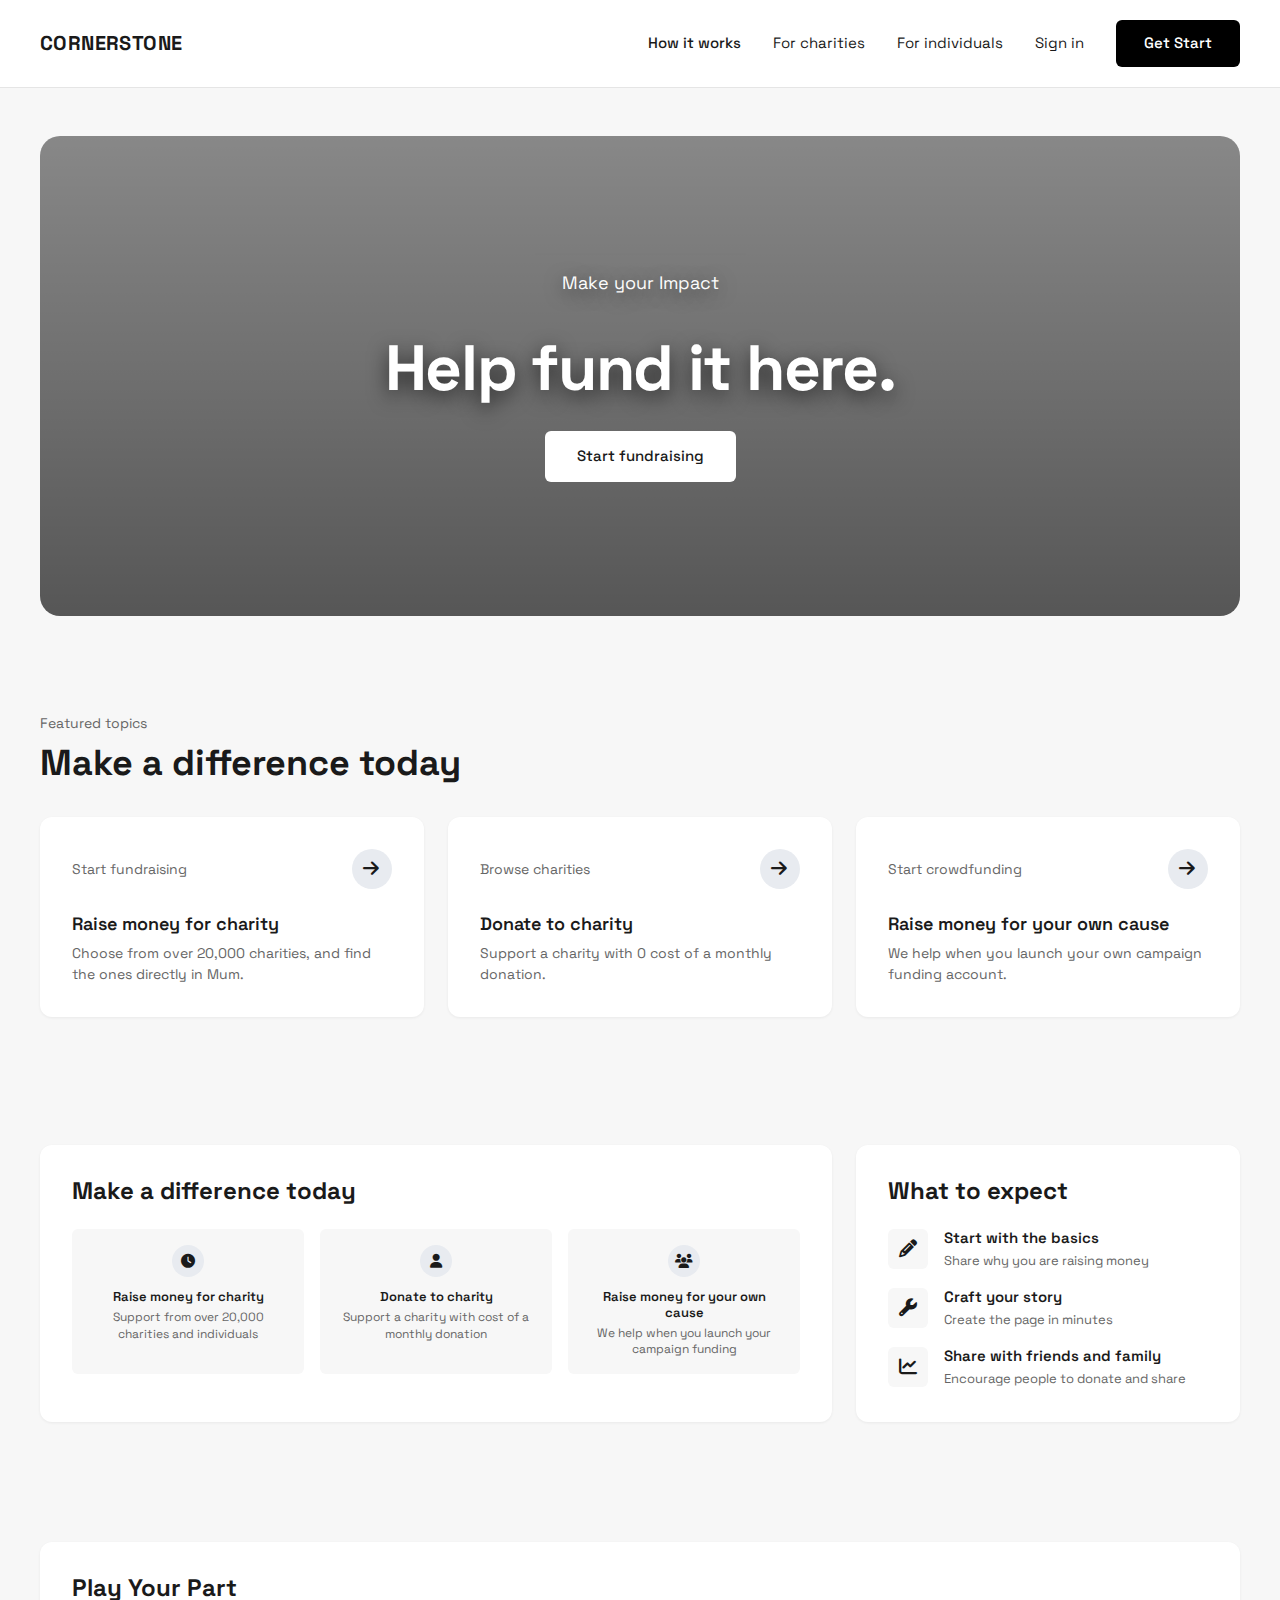
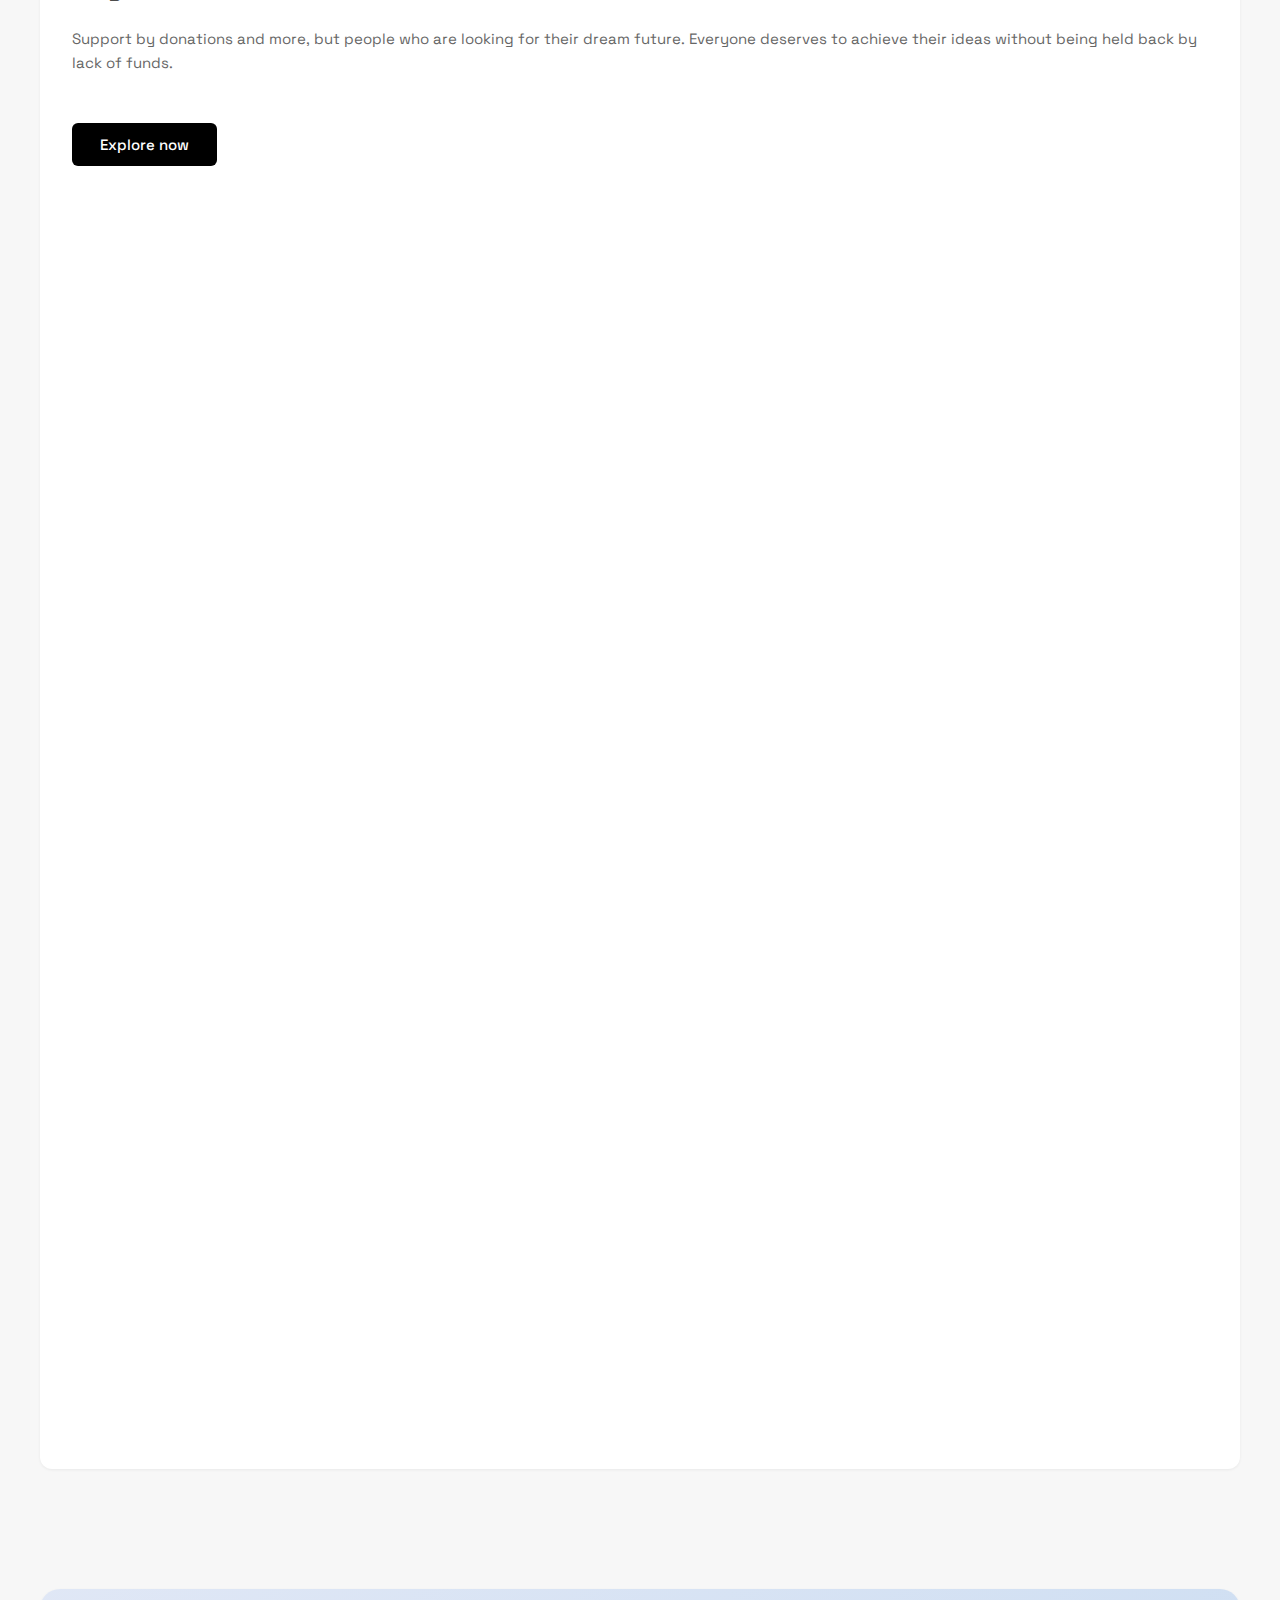
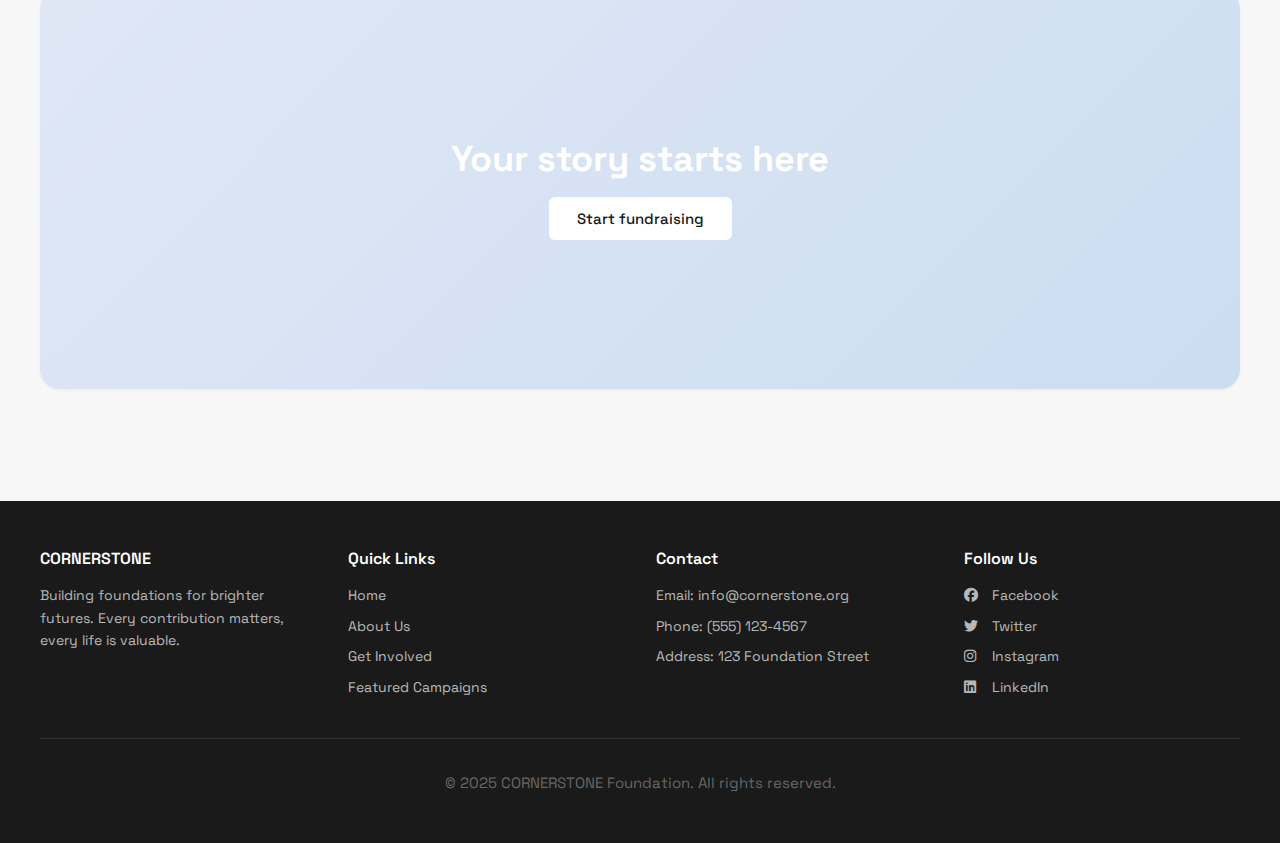
<file: index.html>
<!DOCTYPE html>
<html lang="en">
  <head>
    <meta charset="UTF-8" />
    <meta name="viewport" content="width=device-width, initial-scale=1.0" />
    <title>CORNERSTONE - Help Fund It Here</title>
    <link
      rel="stylesheet"
      href="https://cdnjs.cloudflare.com/ajax/libs/font-awesome/6.5.1/css/all.min.css"
    />
    <link rel="stylesheet" href="css/style.css" />
  </head>
  <body>
    <!-- Header & Navigation -->
    <header class="header">
      <nav class="nav-container">
        <a href="index.html" class="logo">CORNERSTONE</a>
        <button class="nav-toggle" aria-label="Open menu" aria-expanded="false">
          <span class="hamburger" aria-hidden="true"></span>
        </button>
        <ul class="nav-menu">
          <li><a href="index.html" class="nav-link active">How it works</a></li>
          <li><a href="about.html" class="nav-link">For charities</a></li>
          <li><a href="involved.html" class="nav-link">For individuals</a></li>
          <li><a href="signin.html" class="nav-link">Sign in</a></li>
          <li><a href="involved.html" class="btn btn-primary">Get Start</a></li>
        </ul>
      </nav>
    </header>

    <!-- Hero Section -->
    <div class="hero-wrapper">
      <section class="hero">
        <div class="hero-content">
          <p class="hero-subtitle">Make your Impact</p>
          <h1>Help fund it here.</h1>
          <a href="involved.html" class="btn btn-white">Start fundraising</a>
        </div>
      </section>
    </div>

    <!-- Featured Topics Section -->
    <section class="container">
      <div class="section-header">
        <p class="section-label">Featured topics</p>
        <h2 class="section-title">Make a difference today</h2>
      </div>

      <div class="feature-grid">
        <!-- Feature Card 1 -->
        <div class="feature-card">
          <div class="card-header">
            <p class="card-label">Start fundraising</p>
            <div class="card-icon">
              <i class="fas fa-arrow-right"></i>
            </div>
          </div>
          <h3>Raise money for charity</h3>
          <p>
            Choose from over 20,000 charities, and find the ones directly in
            Mum.
          </p>
        </div>

        <!-- Feature Card 2 -->
        <div class="feature-card">
          <div class="card-header">
            <p class="card-label">Browse charities</p>
            <div class="card-icon">
              <i class="fas fa-arrow-right"></i>
            </div>
          </div>
          <h3>Donate to charity</h3>
          <p>Support a charity with 0 cost of a monthly donation.</p>
        </div>

        <!-- Feature Card 3 -->
        <div class="feature-card">
          <div class="card-header">
            <p class="card-label">Start crowdfunding</p>
            <div class="card-icon">
              <i class="fas fa-arrow-right"></i>
            </div>
          </div>
          <h3>Raise money for your own cause</h3>
          <p>We help when you launch your own campaign funding account.</p>
        </div>
      </div>
    </section>

    <!-- Sidebar-style Sections -->
    <section class="container">
      <div class="feature-grid">
        <!-- Make a difference today section -->
        <div class="sidebar-section" style="grid-column: span 2">
          <h2>Make a difference today</h2>
          <div class="mini-cards">
            <div class="mini-card">
              <div class="mini-card-icon">
                <i class="fas fa-clock"></i>
              </div>
              <h4>Raise money for charity</h4>
              <p>Support from over 20,000 charities and individuals</p>
            </div>
            <div class="mini-card">
              <div class="mini-card-icon">
                <i class="fas fa-user"></i>
              </div>
              <h4>Donate to charity</h4>
              <p>Support a charity with cost of a monthly donation</p>
            </div>
            <div class="mini-card">
              <div class="mini-card-icon">
                <i class="fas fa-users"></i>
              </div>
              <h4>Raise money for your own cause</h4>
              <p>We help when you launch your campaign funding</p>
            </div>
          </div>
        </div>

        <!-- What to expect section -->
        <div class="sidebar-section">
          <h2>What to expect</h2>
          <div class="steps-list">
            <div class="step-item">
              <div class="step-icon">
                <i class="fas fa-pencil-alt"></i>
              </div>
              <div class="step-content">
                <h4>Start with the basics</h4>
                <p>Share why you are raising money</p>
              </div>
            </div>
            <div class="step-item">
              <div class="step-icon">
                <i class="fas fa-wrench"></i>
              </div>
              <div class="step-content">
                <h4>Craft your story</h4>
                <p>Create the page in minutes</p>
              </div>
            </div>
            <div class="step-item">
              <div class="step-icon">
                <i class="fas fa-chart-line"></i>
              </div>
              <div class="step-content">
                <h4>Share with friends and family</h4>
                <p>Encourage people to donate and share</p>
              </div>
            </div>
          </div>
        </div>
      </div>
    </section>

    <!-- Play Your Part Section -->
    <section class="container">
      <div class="sidebar-section">
        <h2>Play Your Part</h2>
        <p>
          Support by donations and more, but people who are looking for their
          dream future. Everyone deserves to achieve their ideas without being
          held back by lack of funds.
        </p>
        <button class="btn btn-primary mt-2">Explore now</button>
        <div class="image-grid">
          <div
            class="image-grid-item"
            role="img"
            aria-label="Volunteers building together"
            style="
              background: url('https://images.unsplash.com/photo-1488521787991-ed7bbaae773c?q=80&w=870&auto=format&fit=crop&ixlib=rb-4.1.0&ixid=M3wxMjA3fDB8MHxwaG90by1wYWdlfHx8fGVufDB8fHx8fA%3D%3D')
                center/cover;
              background-size: cover;
            "
          ></div>
          <div
            class="image-grid-item"
            role="img"
            aria-label="Community planting and care"
            style="
              background: url('https://i.pinimg.com/736x/6b/16/cf/6b16cf9c076b98d1df1c9d333dcbca5d.jpg')
                center/cover;
              background-size: cover;
            "
          ></div>
          <div
            class="image-grid-item"
            role="img"
            aria-label="Volunteer group smiling"
            style="
              background: url('https://i.pinimg.com/736x/96/59/b6/9659b6909a3416d27c50c875e00a403a.jpg')
                center/cover;
              background-size: cover;
            "
          ></div>
        </div>
      </div>
    </section>

    <!-- Your Story Starts Here -->
    <section class="container">
      <div
        class="banner-section"
        style="
          background: linear-gradient(
              135deg,
              rgba(91, 141, 238, 0.15),
              rgba(74, 144, 226, 0.25)
            ),
            url('https://i.pinimg.com/1200x/9a/f1/bc/9af1bcd0ea6ca61e47ec3add2709bcdf.jpg')
              center/cover;
        "
      >
        <div class="banner-content">
          <h2 style="color: white">Your story starts here</h2>
          <button class="btn btn-white">Start fundraising</button>
        </div>
      </div>
    </section>

    <!-- Footer -->
    <footer class="footer">
      <div class="footer-content">
        <div class="footer-section">
          <h3>CORNERSTONE</h3>
          <p>
            Building foundations for brighter futures. Every contribution
            matters, every life is valuable.
          </p>
        </div>
        <div class="footer-section">
          <h3>Quick Links</h3>
          <a href="index.html">Home</a>
          <a href="about.html">About Us</a>
          <a href="involved.html">Get Involved</a>
          <a href="#features">Featured Campaigns</a>
        </div>
        <div class="footer-section">
          <h3>Contact</h3>
          <p>Email: info@cornerstone.org</p>
          <p>Phone: (555) 123-4567</p>
          <p>Address: 123 Foundation Street</p>
        </div>
        <div class="footer-section">
          <h3>Follow Us</h3>
          <a href="#"><i class="fab fa-facebook"></i> Facebook</a>
          <a href="#"><i class="fab fa-twitter"></i> Twitter</a>
          <a href="#"><i class="fab fa-instagram"></i> Instagram</a>
          <a href="#"><i class="fab fa-linkedin"></i> LinkedIn</a>
        </div>
      </div>
      <div class="footer-bottom">
        <p>&copy; 2025 CORNERSTONE Foundation. All rights reserved.</p>
      </div>
    </footer>
  </body>
</html>
</file>
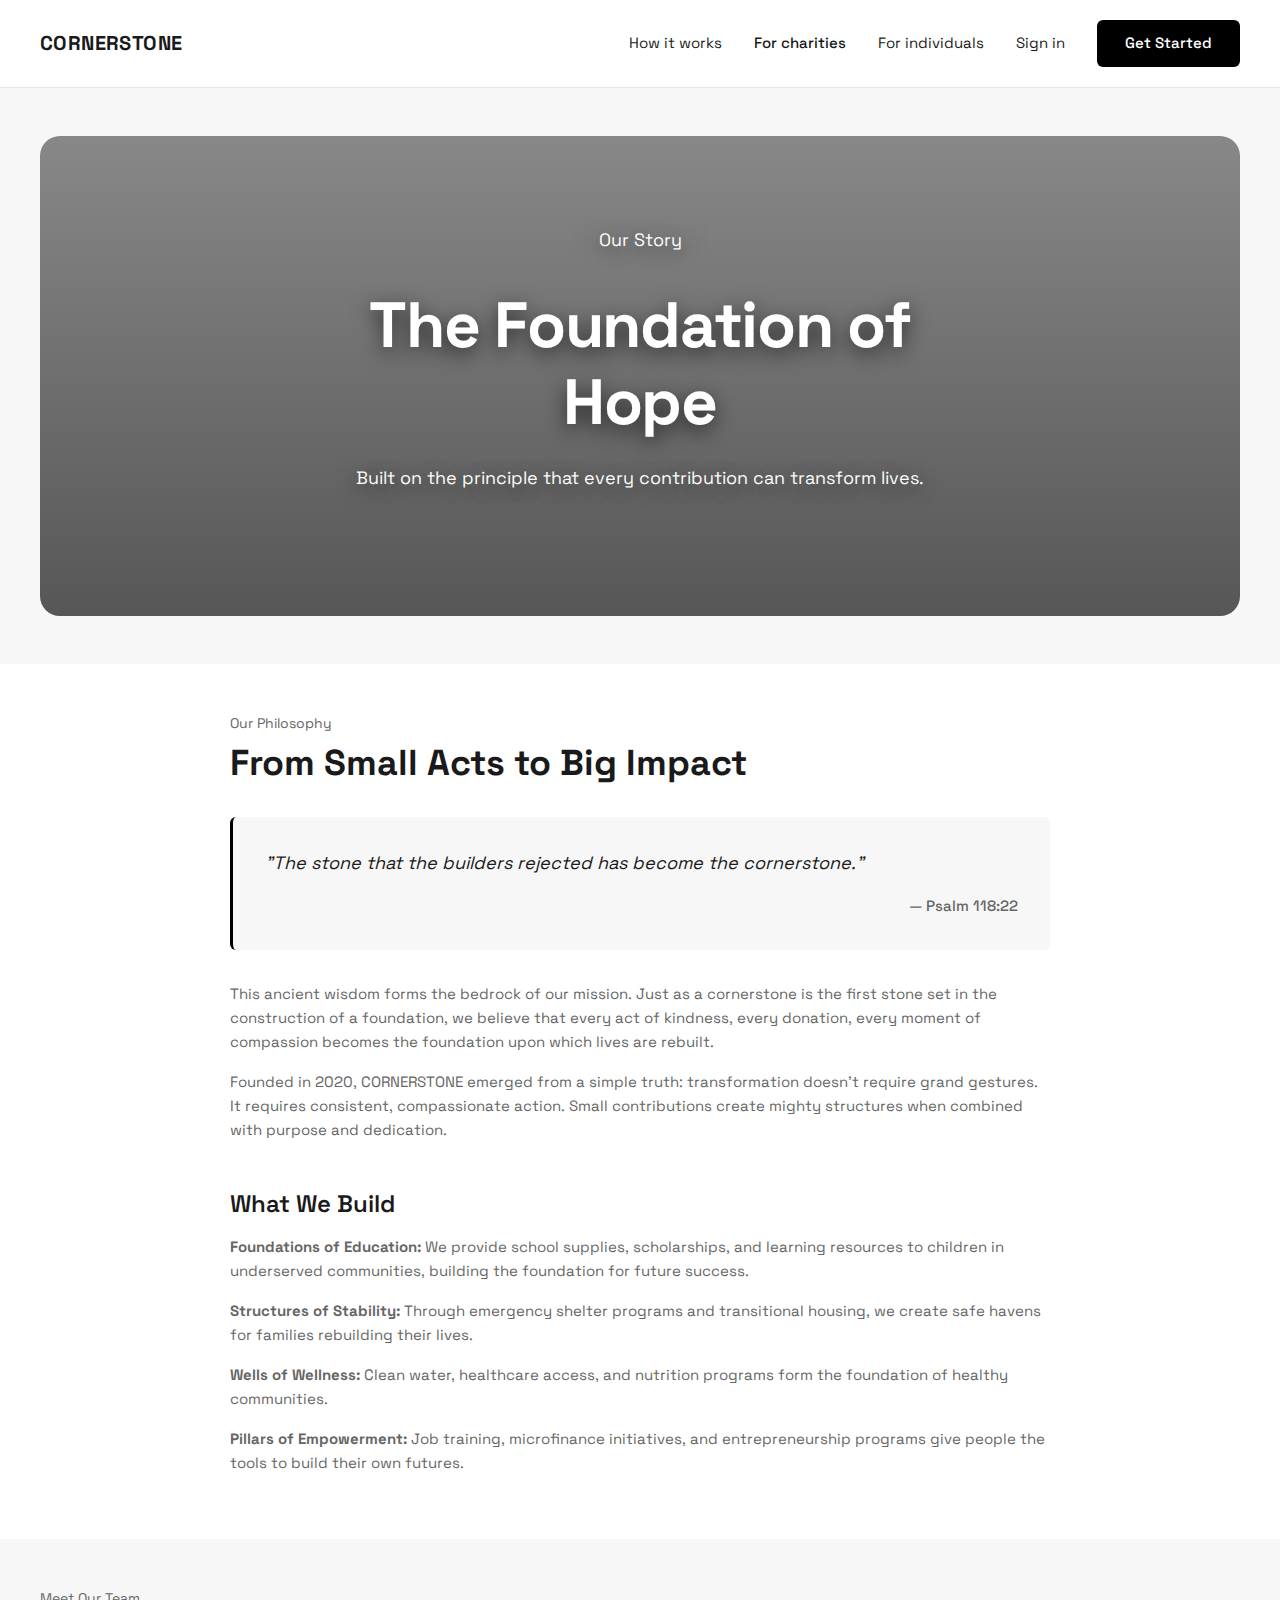
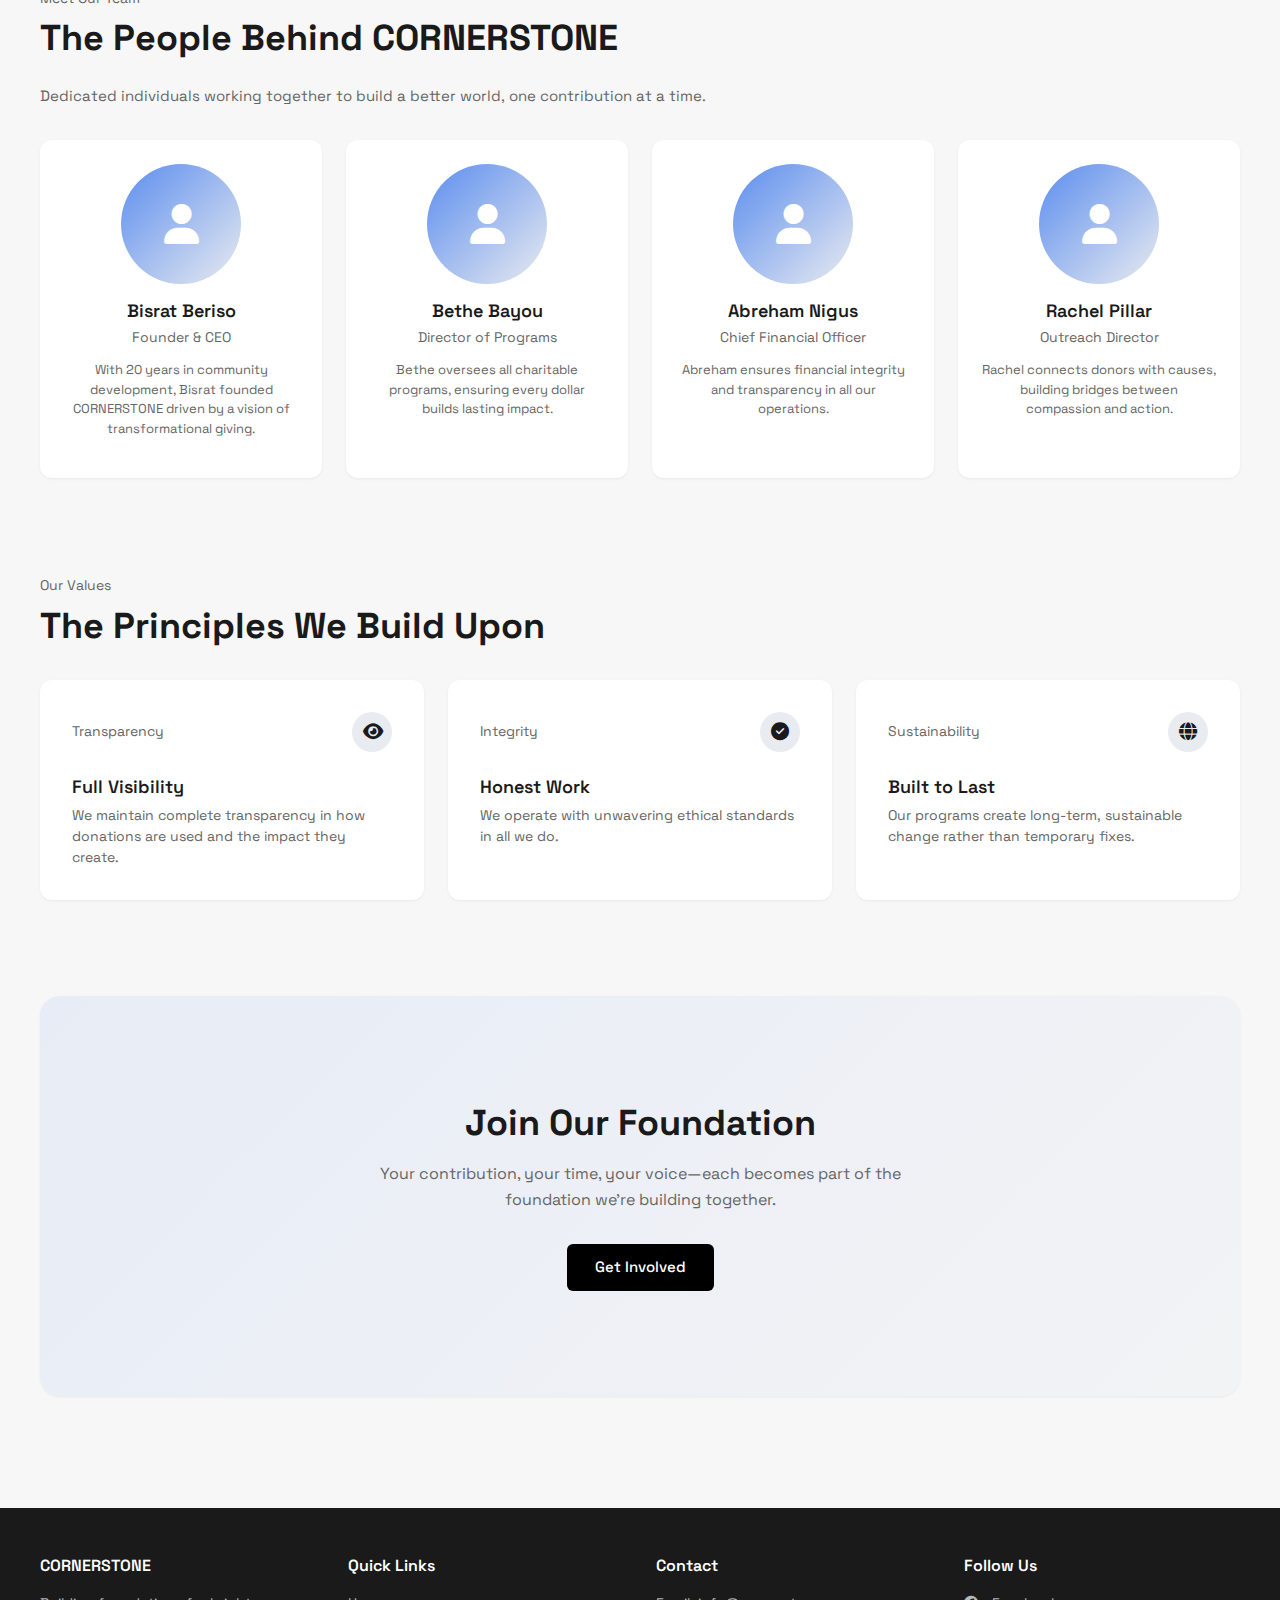
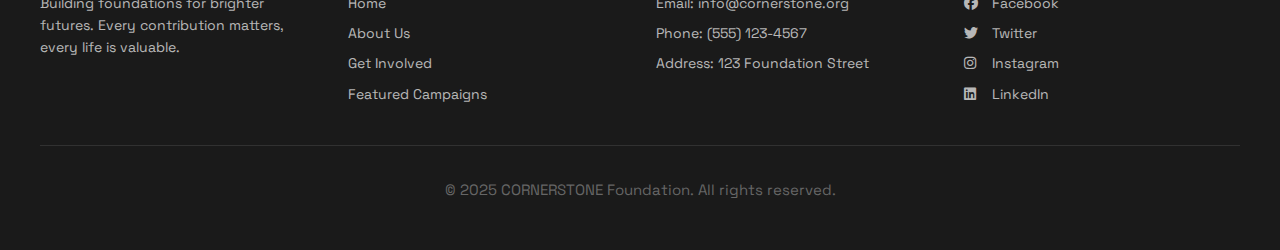
<file: about.html>
<!DOCTYPE html>
<html lang="en">
  <head>
    <meta charset="UTF-8" />
    <meta name="viewport" content="width=device-width, initial-scale=1.0" />
    <title>About Us - CORNERSTONE</title>
    <link
      rel="stylesheet"
      href="https://cdnjs.cloudflare.com/ajax/libs/font-awesome/6.5.1/css/all.min.css"
    />
    <link rel="stylesheet" href="css/style.css" />
  </head>
  <body>
    <!-- Header & Navigation -->
    <header class="header">
      <nav class="nav-container">
        <a href="index.html" class="logo">CORNERSTONE</a>
        <button class="nav-toggle" aria-label="Open menu" aria-expanded="false">
          <span class="hamburger" aria-hidden="true"></span>
        </button>
        <ul class="nav-menu">
          <li><a href="index.html" class="nav-link">How it works</a></li>
          <li>
            <a href="about.html" class="nav-link active">For charities</a>
          </li>
          <li><a href="involved.html" class="nav-link">For individuals</a></li>
          <li><a href="signin.html" class="nav-link">Sign in</a></li>
          <li>
            <a href="involved.html" class="btn btn-primary">Get Started</a>
          </li>
        </ul>
      </nav>
    </header>

    <!-- Hero Section -->
    <div class="hero-wrapper">
      <section class="hero">
        <div class="hero-content">
          <p class="hero-subtitle">Our Story</p>
          <h1>The Foundation of Hope</h1>
          <p>
            Built on the principle that every contribution can transform lives.
          </p>
        </div>
      </section>
    </div>

    <!-- About Content -->
    <section class="content-section">
      <div class="content-wrapper">
        <div class="section-header">
          <p class="section-label">Our Philosophy</p>
          <h2 class="section-title">From Small Acts to Big Impact</h2>
        </div>

        <div class="quote-block">
          "The stone that the builders rejected has become the cornerstone."
          <div class="quote-reference">— Psalm 118:22</div>
        </div>

        <p>
          This ancient wisdom forms the bedrock of our mission. Just as a
          cornerstone is the first stone set in the construction of a
          foundation, we believe that every act of kindness, every donation,
          every moment of compassion becomes the foundation upon which lives are
          rebuilt.
        </p>

        <p>
          Founded in 2020, CORNERSTONE emerged from a simple truth:
          transformation doesn't require grand gestures. It requires consistent,
          compassionate action. Small contributions create mighty structures
          when combined with purpose and dedication.
        </p>

        <h3 class="mt-3">What We Build</h3>

        <p>
          <strong>Foundations of Education:</strong> We provide school supplies,
          scholarships, and learning resources to children in underserved
          communities, building the foundation for future success.
        </p>

        <p>
          <strong>Structures of Stability:</strong> Through emergency shelter
          programs and transitional housing, we create safe havens for families
          rebuilding their lives.
        </p>

        <p>
          <strong>Wells of Wellness:</strong> Clean water, healthcare access,
          and nutrition programs form the foundation of healthy communities.
        </p>

        <p>
          <strong>Pillars of Empowerment:</strong> Job training, microfinance
          initiatives, and entrepreneurship programs give people the tools to
          build their own futures.
        </p>
      </div>
    </section>

    <!-- Team Section -->
    <section class="container">
      <div class="section-header">
        <p class="section-label">Meet Our Team</p>
        <h2 class="section-title">The People Behind CORNERSTONE</h2>
        <p class="section-description">
          Dedicated individuals working together to build a better world, one
          contribution at a time.
        </p>
      </div>

      <div class="team-grid">
        <div class="team-member">
          <div class="team-photo">
            <i class="fas fa-user" aria-hidden="true"></i>
          </div>
          <h3 class="team-name">Bisrat Beriso</h3>
          <p class="team-role">Founder & CEO</p>
          <p class="team-bio">
            With 20 years in community development, Bisrat founded CORNERSTONE
            driven by a vision of transformational giving.
          </p>
        </div>

        <div class="team-member">
          <div class="team-photo">
            <i class="fas fa-user" aria-hidden="true"></i>
          </div>
          <h3 class="team-name">Bethe Bayou</h3>
          <p class="team-role">Director of Programs</p>
          <p class="team-bio">
            Bethe oversees all charitable programs, ensuring every dollar builds
            lasting impact.
          </p>
        </div>

        <div class="team-member">
          <div class="team-photo">
            <i class="fas fa-user" aria-hidden="true"></i>
          </div>
          <h3 class="team-name">Abreham Nigus</h3>
          <p class="team-role">Chief Financial Officer</p>
          <p class="team-bio">
            Abreham ensures financial integrity and transparency in all our
            operations.
          </p>
        </div>

        <div class="team-member">
          <div class="team-photo">
            <i class="fas fa-user" aria-hidden="true"></i>
          </div>
          <h3 class="team-name">Rachel Pillar</h3>
          <p class="team-role">Outreach Director</p>
          <p class="team-bio">
            Rachel connects donors with causes, building bridges between
            compassion and action.
          </p>
        </div>
      </div>
    </section>

    <!-- Values Section -->
    <section class="container">
      <div class="section-header">
        <p class="section-label">Our Values</p>
        <h2 class="section-title">The Principles We Build Upon</h2>
      </div>

      <div class="feature-grid">
        <div class="feature-card">
          <div class="card-header">
            <p class="card-label">Transparency</p>
            <div class="card-icon">
              <i class="fas fa-eye"></i>
            </div>
          </div>
          <h3>Full Visibility</h3>
          <p>
            We maintain complete transparency in how donations are used and the
            impact they create.
          </p>
        </div>

        <div class="feature-card">
          <div class="card-header">
            <p class="card-label">Integrity</p>
            <div class="card-icon">
              <i class="fas fa-check-circle"></i>
            </div>
          </div>
          <h3>Honest Work</h3>
          <p>We operate with unwavering ethical standards in all we do.</p>
        </div>

        <div class="feature-card">
          <div class="card-header">
            <p class="card-label">Sustainability</p>
            <div class="card-icon">
              <i class="fas fa-globe"></i>
            </div>
          </div>
          <h3>Built to Last</h3>
          <p>
            Our programs create long-term, sustainable change rather than
            temporary fixes.
          </p>
        </div>
      </div>
    </section>

    <!-- Call to Action -->
    <section class="container">
      <div class="banner-section">
        <div class="banner-content">
          <h2>Join Our Foundation</h2>
          <p>
            Your contribution, your time, your voice—each becomes part of the
            foundation we're building together.
          </p>
          <a href="involved.html" class="btn btn-primary">Get Involved</a>
        </div>
      </div>
    </section>

    <!-- Footer -->
    <footer class="footer">
      <div class="footer-content">
        <div class="footer-section">
          <h3>CORNERSTONE</h3>
          <p>
            Building foundations for brighter futures. Every contribution
            matters, every life is valuable.
          </p>
        </div>
        <div class="footer-section">
          <h3>Quick Links</h3>
          <a href="index.html">Home</a>
          <a href="about.html">About Us</a>
          <a href="involved.html">Get Involved</a>
          <a href="index.html#features">Featured Campaigns</a>
        </div>
        <div class="footer-section">
          <h3>Contact</h3>
          <p>Email: info@cornerstone.org</p>
          <p>Phone: (555) 123-4567</p>
          <p>Address: 123 Foundation Street</p>
        </div>
        <div class="footer-section">
          <h3>Follow Us</h3>
          <a href="#"><i class="fab fa-facebook"></i> Facebook</a>
          <a href="#"><i class="fab fa-twitter"></i> Twitter</a>
          <a href="#"><i class="fab fa-instagram"></i> Instagram</a>
          <a href="#"><i class="fab fa-linkedin"></i> LinkedIn</a>
        </div>
      </div>
      <div class="footer-bottom">
        <p>&copy; 2025 CORNERSTONE Foundation. All rights reserved.</p>
      </div>
    </footer>
  </body>
</html>
</file>
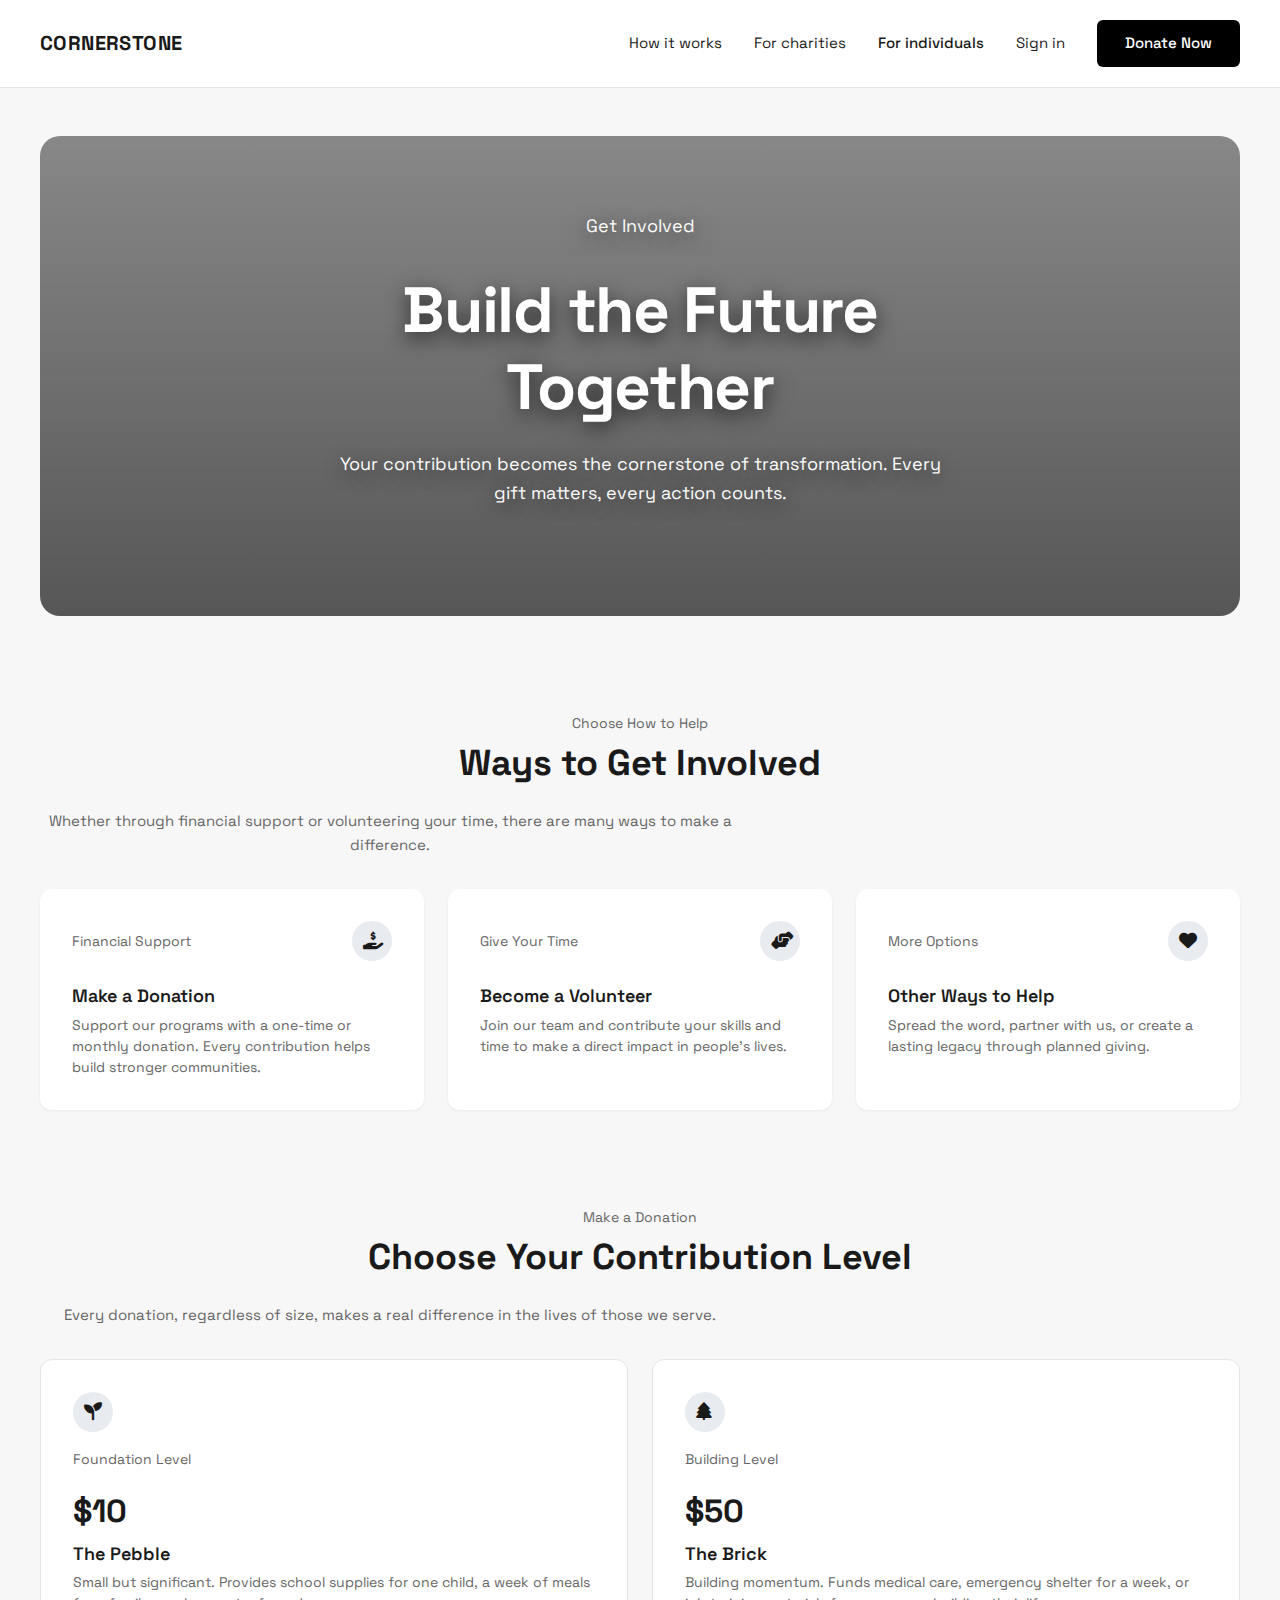
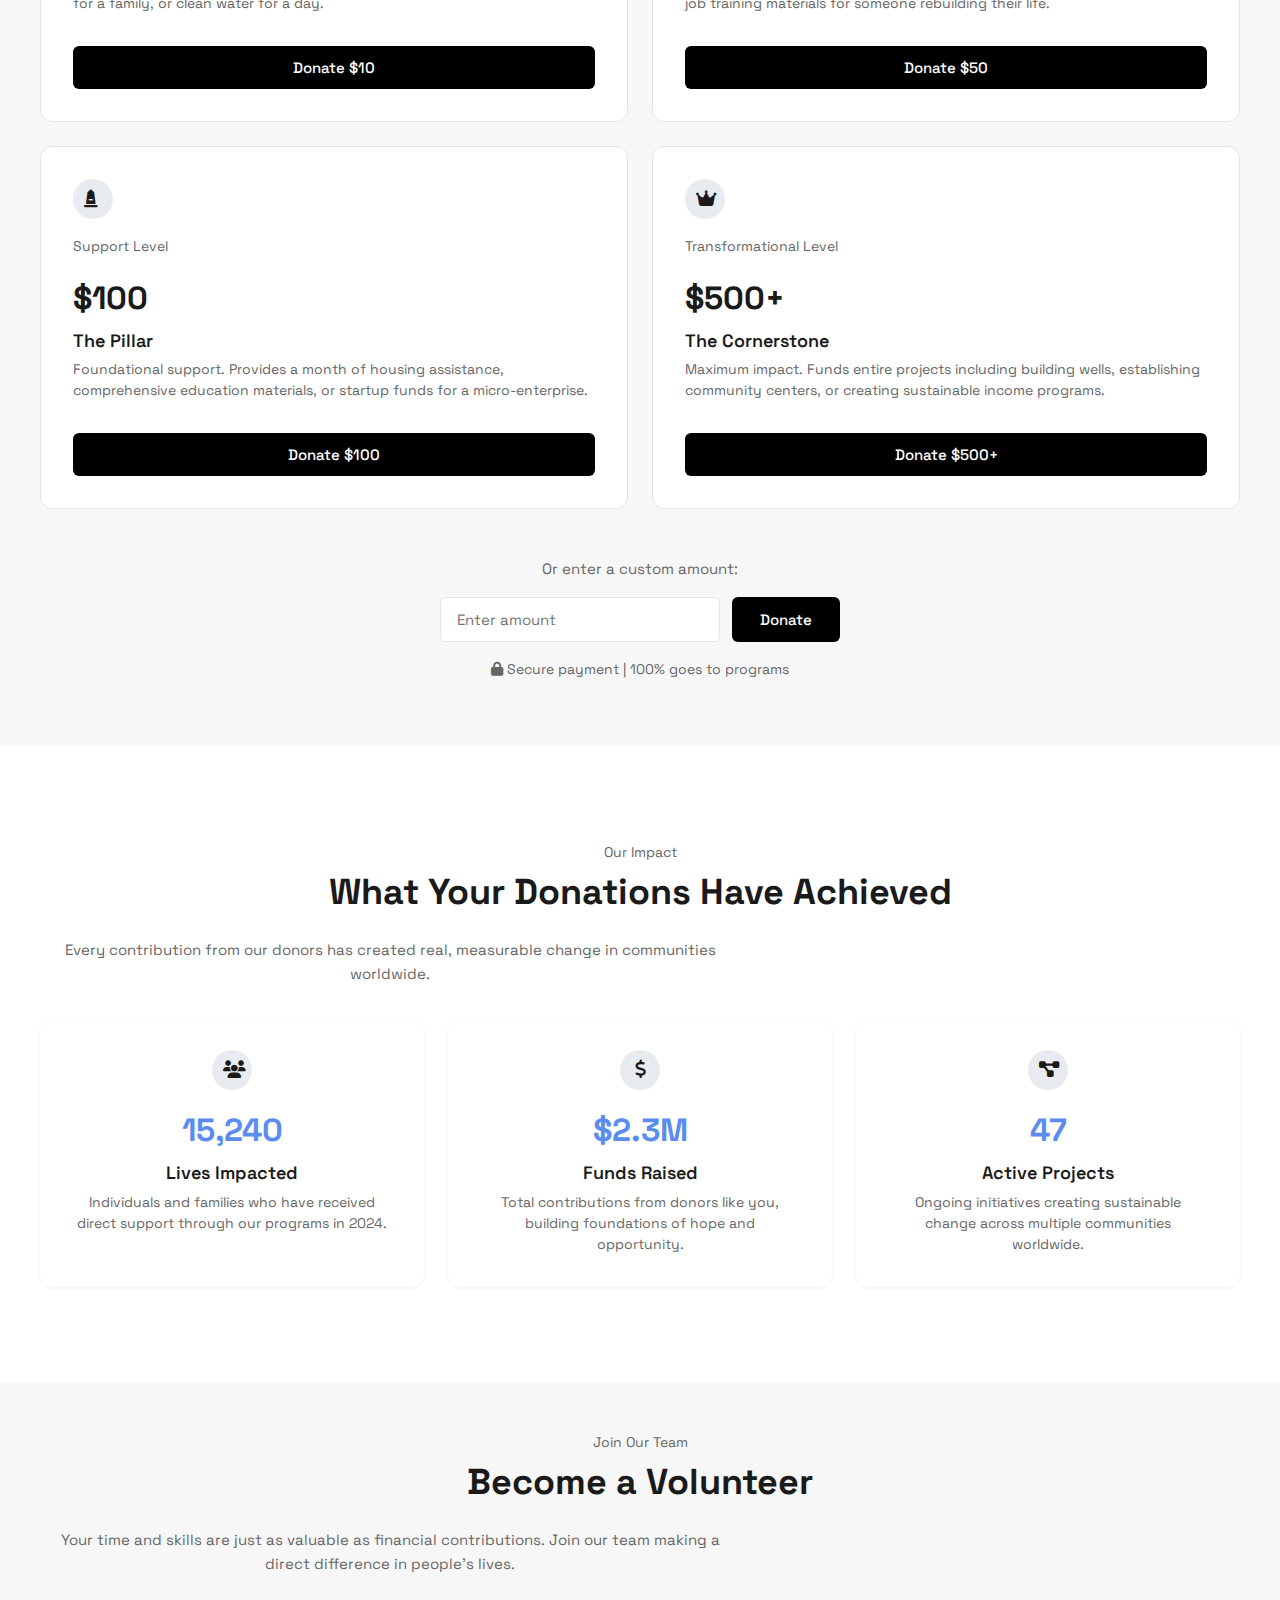
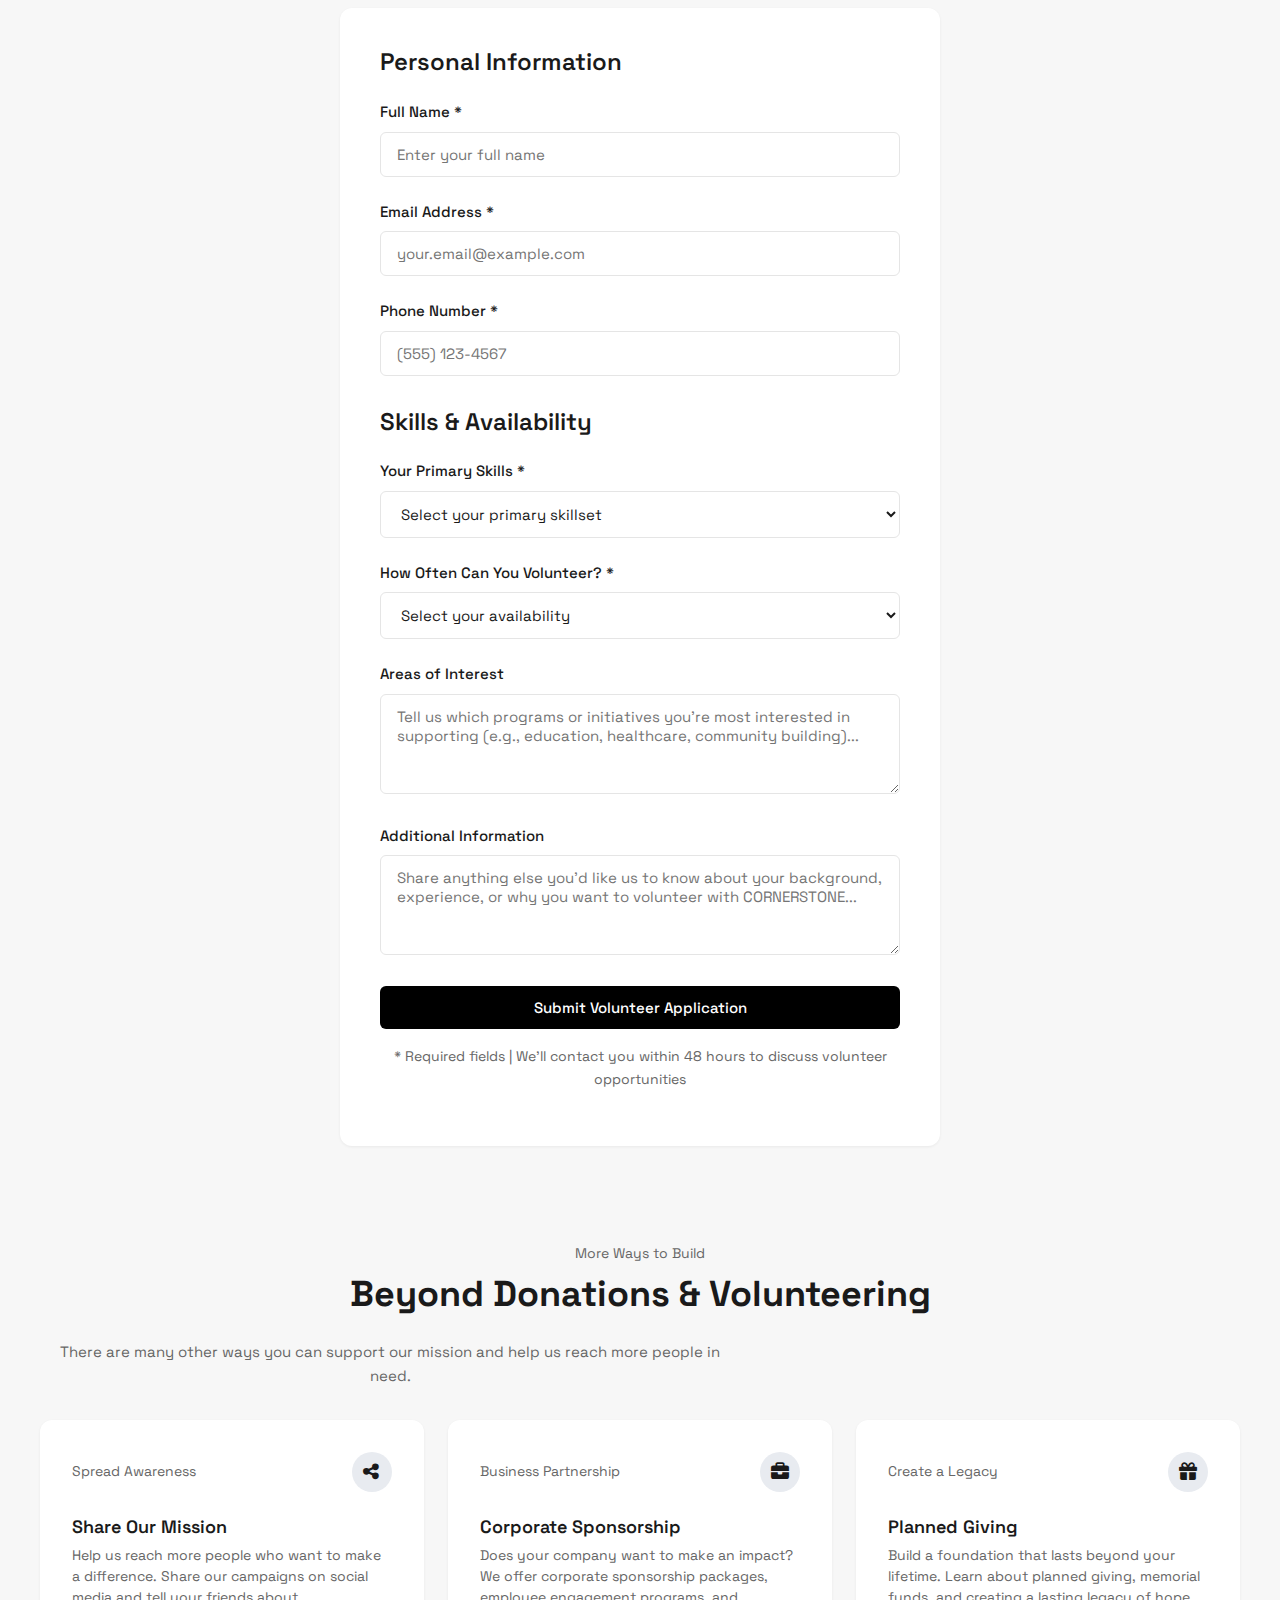
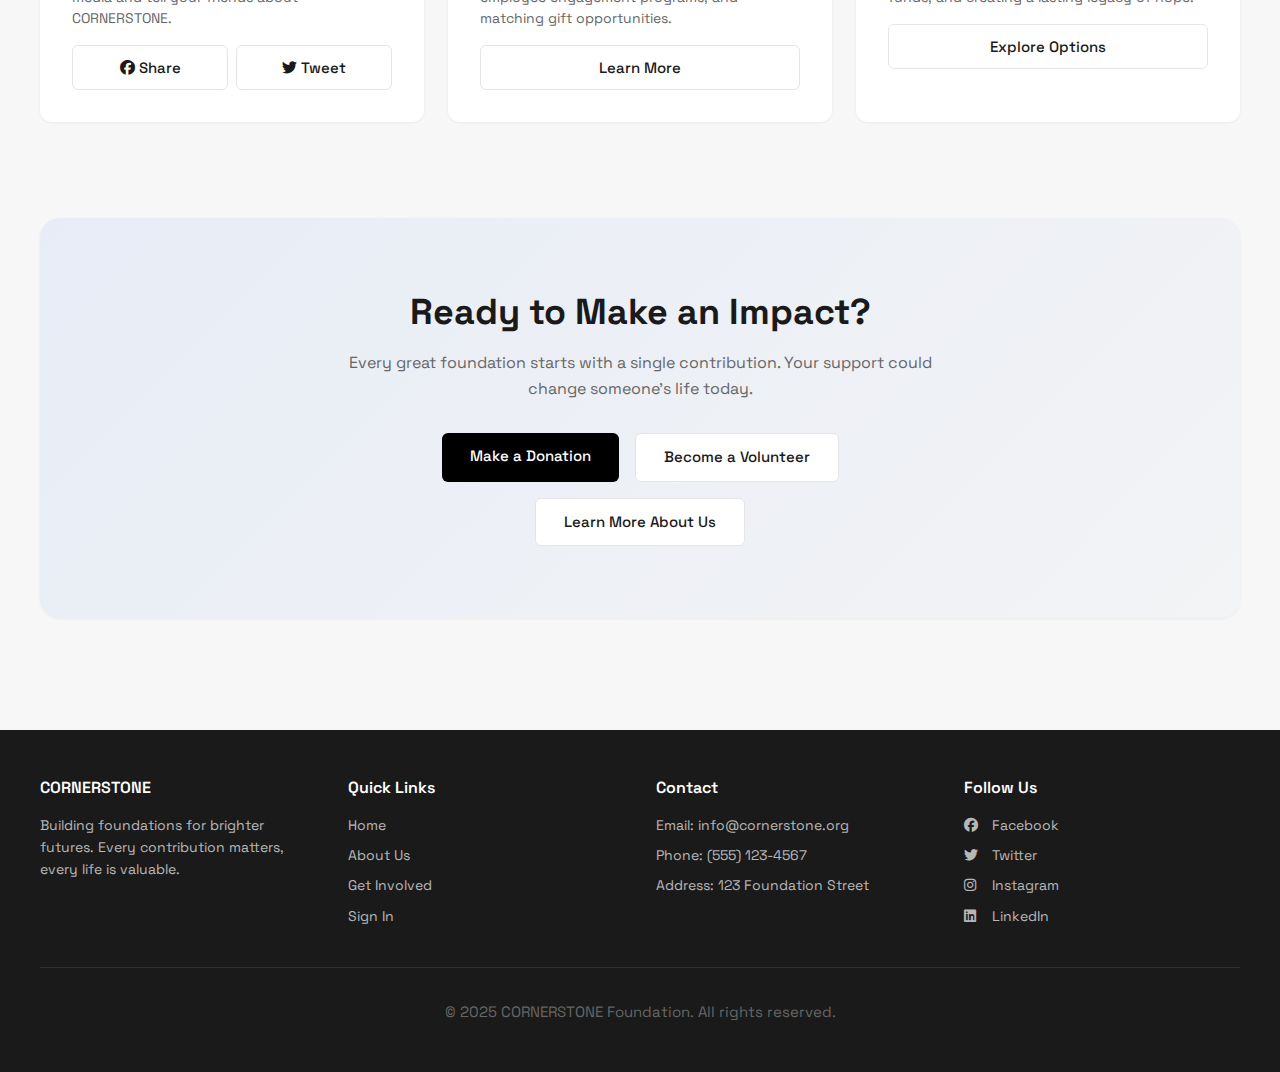
<file: involved.html>
<!DOCTYPE html>
<html lang="en">
  <head>
    <meta charset="UTF-8" />
    <meta name="viewport" content="width=device-width, initial-scale=1.0" />
    <title>Get Involved - CORNERSTONE</title>
    <link
      rel="stylesheet"
      href="https://cdnjs.cloudflare.com/ajax/libs/font-awesome/6.5.1/css/all.min.css"
    />
    <link rel="stylesheet" href="css/style.css" />
  </head>
  <body>
    <!-- Header & Navigation -->
    <header class="header">
      <nav class="nav-container">
        <a href="index.html" class="logo">CORNERSTONE</a>
        <button class="nav-toggle" aria-label="Open menu" aria-expanded="false">
          <span class="hamburger" aria-hidden="true"></span>
        </button>
        <ul class="nav-menu">
          <li><a href="index.html" class="nav-link">How it works</a></li>
          <li><a href="about.html" class="nav-link">For charities</a></li>
          <li>
            <a href="involved.html" class="nav-link active">For individuals</a>
          </li>
          <li><a href="signin.html" class="nav-link">Sign in</a></li>
          <li><a href="#donate" class="btn btn-primary">Donate Now</a></li>
        </ul>
      </nav>
    </header>

    <!-- Hero Section -->
    <div class="hero-wrapper">
      <section class="hero">
        <div class="hero-content">
          <p class="hero-subtitle">Get Involved</p>
          <h1>Build the Future Together</h1>
          <p>
            Your contribution becomes the cornerstone of transformation. Every
            gift matters, every action counts.
          </p>
        </div>
      </section>
    </div>

    <!-- Main Options Section -->
    <section class="container">
      <div class="section-header text-center">
        <p class="section-label">Choose How to Help</p>
        <h2 class="section-title">Ways to Get Involved</h2>
        <p class="section-description">
          Whether through financial support or volunteering your time, there are
          many ways to make a difference.
        </p>
      </div>

      <div class="feature-grid">
        <div
          class="feature-card"
          style="cursor: pointer"
          onclick="location.href='#donate'"
        >
          <div class="card-header">
            <p class="card-label">Financial Support</p>
            <div class="card-icon">
              <i class="fas fa-hand-holding-usd"></i>
            </div>
          </div>
          <h3>Make a Donation</h3>
          <p>
            Support our programs with a one-time or monthly donation. Every
            contribution helps build stronger communities.
          </p>
        </div>

        <div
          class="feature-card"
          style="cursor: pointer"
          onclick="location.href='#volunteer'"
        >
          <div class="card-header">
            <p class="card-label">Give Your Time</p>
            <div class="card-icon">
              <i class="fas fa-hands-helping"></i>
            </div>
          </div>
          <h3>Become a Volunteer</h3>
          <p>
            Join our team and contribute your skills and time to make a direct
            impact in people's lives.
          </p>
        </div>

        <div
          class="feature-card"
          style="cursor: pointer"
          onclick="location.href='#other'"
        >
          <div class="card-header">
            <p class="card-label">More Options</p>
            <div class="card-icon">
              <i class="fas fa-heart"></i>
            </div>
          </div>
          <h3>Other Ways to Help</h3>
          <p>
            Spread the word, partner with us, or create a lasting legacy through
            planned giving.
          </p>
        </div>
      </div>
    </section>

    <!-- Donation Section -->
    <section class="container" id="donate">
      <div class="section-header text-center">
        <p class="section-label">Make a Donation</p>
        <h2 class="section-title">Choose Your Contribution Level</h2>
        <p class="section-description">
          Every donation, regardless of size, makes a real difference in the
          lives of those we serve.
        </p>
      </div>

      <div class="donation-grid">
        <!-- Donation Tier 1 -->
        <div class="donation-card">
          <div class="card-icon" style="margin-bottom: 1rem">
            <i class="fas fa-seedling"></i>
          </div>
          <p class="card-label">Foundation Level</p>
          <div class="donation-amount">$10</div>
          <h3 class="donation-title">The Pebble</h3>
          <p class="donation-description">
            Small but significant. Provides school supplies for one child, a
            week of meals for a family, or clean water for a day.
          </p>
          <button class="btn btn-primary" style="width: 100%; margin-top: 1rem">
            Donate $10
          </button>
        </div>

        <!-- Donation Tier 2 -->
        <div class="donation-card">
          <div class="card-icon" style="margin-bottom: 1rem">
            <i class="fas fa-tree"></i>
          </div>
          <p class="card-label">Building Level</p>
          <div class="donation-amount">$50</div>
          <h3 class="donation-title">The Brick</h3>
          <p class="donation-description">
            Building momentum. Funds medical care, emergency shelter for a week,
            or job training materials for someone rebuilding their life.
          </p>
          <button class="btn btn-primary" style="width: 100%; margin-top: 1rem">
            Donate $50
          </button>
        </div>

        <!-- Donation Tier 3 -->
        <div class="donation-card">
          <div class="card-icon" style="margin-bottom: 1rem">
            <i class="fas fa-monument"></i>
          </div>
          <p class="card-label">Support Level</p>
          <div class="donation-amount">$100</div>
          <h3 class="donation-title">The Pillar</h3>
          <p class="donation-description">
            Foundational support. Provides a month of housing assistance,
            comprehensive education materials, or startup funds for a
            micro-enterprise.
          </p>
          <button class="btn btn-primary" style="width: 100%; margin-top: 1rem">
            Donate $100
          </button>
        </div>

        <!-- Donation Tier 4 -->
        <div class="donation-card">
          <div class="card-icon" style="margin-bottom: 1rem">
            <i class="fas fa-crown"></i>
          </div>
          <p class="card-label">Transformational Level</p>
          <div class="donation-amount">$500+</div>
          <h3 class="donation-title">The Cornerstone</h3>
          <p class="donation-description">
            Maximum impact. Funds entire projects including building wells,
            establishing community centers, or creating sustainable income
            programs.
          </p>
          <button class="btn btn-primary" style="width: 100%; margin-top: 1rem">
            Donate $500+
          </button>
        </div>
      </div>

      <!-- Custom Amount -->
      <div class="text-center mt-3">
        <p style="color: var(--text-gray); margin-bottom: 1rem">
          Or enter a custom amount:
        </p>
        <div
          style="max-width: 400px; margin: 0 auto; display: flex; gap: 0.75rem"
        >
          <input
            type="number"
            class="form-input"
            placeholder="Enter amount"
            min="1"
            style="flex: 1"
          />
          <button class="btn btn-primary">Donate</button>
        </div>
        <p
          style="color: var(--text-gray); font-size: 0.875rem; margin-top: 1rem"
        >
          <i class="fas fa-lock"></i> Secure payment | 100% goes to programs
        </p>
      </div>
    </section>

    <!-- Impact Stats -->
    <section class="content-section">
      <div class="container">
        <div class="section-header text-center">
          <p class="section-label">Our Impact</p>
          <h2 class="section-title">What Your Donations Have Achieved</h2>
          <p class="section-description">
            Every contribution from our donors has created real, measurable
            change in communities worldwide.
          </p>
        </div>

        <div class="feature-grid">
          <div class="feature-card text-center">
            <div class="card-icon" style="margin: 0 auto 1rem">
              <i class="fas fa-users"></i>
            </div>
            <div
              class="donation-amount"
              style="color: var(--accent-blue); margin-bottom: 0.5rem"
            >
              15,240
            </div>
            <h3>Lives Impacted</h3>
            <p>
              Individuals and families who have received direct support through
              our programs in 2024.
            </p>
          </div>

          <div class="feature-card text-center">
            <div class="card-icon" style="margin: 0 auto 1rem">
              <i class="fas fa-dollar-sign"></i>
            </div>
            <div
              class="donation-amount"
              style="color: var(--accent-blue); margin-bottom: 0.5rem"
            >
              $2.3M
            </div>
            <h3>Funds Raised</h3>
            <p>
              Total contributions from donors like you, building foundations of
              hope and opportunity.
            </p>
          </div>

          <div class="feature-card text-center">
            <div class="card-icon" style="margin: 0 auto 1rem">
              <i class="fas fa-project-diagram"></i>
            </div>
            <div
              class="donation-amount"
              style="color: var(--accent-blue); margin-bottom: 0.5rem"
            >
              47
            </div>
            <h3>Active Projects</h3>
            <p>
              Ongoing initiatives creating sustainable change across multiple
              communities worldwide.
            </p>
          </div>
        </div>
      </div>
    </section>

    <!-- Volunteer Section -->
    <section class="container" id="volunteer">
      <div class="section-header text-center">
        <p class="section-label">Join Our Team</p>
        <h2 class="section-title">Become a Volunteer</h2>
        <p class="section-description">
          Your time and skills are just as valuable as financial contributions.
          Join our team making a direct difference in people's lives.
        </p>
      </div>

      <div class="form-container">
        <form>
          <!-- Personal Information -->
          <h3 style="margin-bottom: 1.5rem; color: var(--text-dark)">
            Personal Information
          </h3>

          <div class="form-group">
            <label for="name" class="form-label">Full Name *</label>
            <input
              type="text"
              id="name"
              class="form-input"
              placeholder="Enter your full name"
              required
            />
          </div>

          <div class="form-group">
            <label for="email" class="form-label">Email Address *</label>
            <input
              type="email"
              id="email"
              class="form-input"
              placeholder="your.email@example.com"
              required
            />
          </div>

          <div class="form-group">
            <label for="phone" class="form-label">Phone Number *</label>
            <input
              type="tel"
              id="phone"
              class="form-input"
              placeholder="(555) 123-4567"
              required
            />
          </div>

          <!-- Skills & Availability -->
          <h3 style="margin: 2rem 0 1.5rem; color: var(--text-dark)">
            Skills & Availability
          </h3>

          <div class="form-group">
            <label for="skillset" class="form-label"
              >Your Primary Skills *</label
            >
            <select id="skillset" class="form-select" required>
              <option value="">Select your primary skillset</option>
              <option value="construction">Construction & Building</option>
              <option value="teaching">Education & Teaching</option>
              <option value="healthcare">Healthcare & Medicine</option>
              <option value="technology">Technology & IT</option>
              <option value="finance">Finance & Accounting</option>
              <option value="marketing">Marketing & Communications</option>
              <option value="admin">Administration & Organization</option>
              <option value="fundraising">Fundraising & Development</option>
              <option value="legal">Legal Services</option>
              <option value="other">Other (please specify in message)</option>
            </select>
          </div>

          <div class="form-group">
            <label for="availability" class="form-label"
              >How Often Can You Volunteer? *</label
            >
            <select id="availability" class="form-select" required>
              <option value="">Select your availability</option>
              <option value="weekly">Once a Week</option>
              <option value="biweekly">Twice a Month</option>
              <option value="monthly">Once a Month</option>
              <option value="occasional">Occasional / Special Events</option>
              <option value="remote">Remote Only (Work from Home)</option>
              <option value="flexible">Flexible Schedule</option>
            </select>
          </div>

          <div class="form-group">
            <label for="interests" class="form-label">Areas of Interest</label>
            <textarea
              id="interests"
              class="form-textarea"
              placeholder="Tell us which programs or initiatives you're most interested in supporting (e.g., education, healthcare, community building)..."
            ></textarea>
          </div>

          <div class="form-group">
            <label for="message" class="form-label"
              >Additional Information</label
            >
            <textarea
              id="message"
              class="form-textarea"
              placeholder="Share anything else you'd like us to know about your background, experience, or why you want to volunteer with CORNERSTONE..."
            ></textarea>
          </div>

          <button type="submit" class="btn btn-primary" style="width: 100%">
            Submit Volunteer Application
          </button>

          <p
            style="
              text-align: center;
              color: var(--text-gray);
              font-size: 0.875rem;
              margin-top: 1rem;
            "
          >
            * Required fields | We'll contact you within 48 hours to discuss
            volunteer opportunities
          </p>
        </form>
      </div>
    </section>

    <!-- Other Ways to Help -->
    <section class="container" id="other">
      <div class="section-header text-center">
        <p class="section-label">More Ways to Build</p>
        <h2 class="section-title">Beyond Donations & Volunteering</h2>
        <p class="section-description">
          There are many other ways you can support our mission and help us
          reach more people in need.
        </p>
      </div>

      <div class="feature-grid">
        <div class="feature-card">
          <div class="card-header">
            <p class="card-label">Spread Awareness</p>
            <div class="card-icon">
              <i class="fas fa-share-alt"></i>
            </div>
          </div>
          <h3>Share Our Mission</h3>
          <p>
            Help us reach more people who want to make a difference. Share our
            campaigns on social media and tell your friends about CORNERSTONE.
          </p>
          <div style="margin-top: 1rem; display: flex; gap: 0.5rem">
            <button class="btn btn-secondary" style="flex: 1">
              <i class="fab fa-facebook"></i> Share
            </button>
            <button class="btn btn-secondary" style="flex: 1">
              <i class="fab fa-twitter"></i> Tweet
            </button>
          </div>
        </div>

        <div class="feature-card">
          <div class="card-header">
            <p class="card-label">Business Partnership</p>
            <div class="card-icon">
              <i class="fas fa-briefcase"></i>
            </div>
          </div>
          <h3>Corporate Sponsorship</h3>
          <p>
            Does your company want to make an impact? We offer corporate
            sponsorship packages, employee engagement programs, and matching
            gift opportunities.
          </p>
          <button
            class="btn btn-secondary"
            style="width: 100%; margin-top: 1rem"
          >
            Learn More
          </button>
        </div>

        <div class="feature-card">
          <div class="card-header">
            <p class="card-label">Create a Legacy</p>
            <div class="card-icon">
              <i class="fas fa-gift"></i>
            </div>
          </div>
          <h3>Planned Giving</h3>
          <p>
            Build a foundation that lasts beyond your lifetime. Learn about
            planned giving, memorial funds, and creating a lasting legacy of
            hope.
          </p>
          <button
            class="btn btn-secondary"
            style="width: 100%; margin-top: 1rem"
          >
            Explore Options
          </button>
        </div>
      </div>
    </section>

    <!-- Final CTA -->
    <section class="container">
      <div class="banner-section">
        <div class="banner-content">
          <h2>Ready to Make an Impact?</h2>
          <p>
            Every great foundation starts with a single contribution. Your
            support could change someone's life today.
          </p>
          <div
            style="
              display: flex;
              gap: 1rem;
              justify-content: center;
              flex-wrap: wrap;
              margin-top: 1.5rem;
            "
          >
            <a href="#donate" class="btn btn-primary">Make a Donation</a>
            <a href="#volunteer" class="btn btn-secondary"
              >Become a Volunteer</a
            >
            <a href="about.html" class="btn btn-secondary"
              >Learn More About Us</a
            >
          </div>
        </div>
      </div>
    </section>

    <!-- Footer -->
    <footer class="footer">
      <div class="footer-content">
        <div class="footer-section">
          <h3>CORNERSTONE</h3>
          <p>
            Building foundations for brighter futures. Every contribution
            matters, every life is valuable.
          </p>
        </div>
        <div class="footer-section">
          <h3>Quick Links</h3>
          <a href="index.html">Home</a>
          <a href="about.html">About Us</a>
          <a href="involved.html">Get Involved</a>
          <a href="signin.html">Sign In</a>
        </div>
        <div class="footer-section">
          <h3>Contact</h3>
          <p>Email: info@cornerstone.org</p>
          <p>Phone: (555) 123-4567</p>
          <p>Address: 123 Foundation Street</p>
        </div>
        <div class="footer-section">
          <h3>Follow Us</h3>
          <a href="#"><i class="fab fa-facebook"></i> Facebook</a>
          <a href="#"><i class="fab fa-twitter"></i> Twitter</a>
          <a href="#"><i class="fab fa-instagram"></i> Instagram</a>
          <a href="#"><i class="fab fa-linkedin"></i> LinkedIn</a>
        </div>
      </div>
      <div class="footer-bottom">
        <p>&copy; 2025 CORNERSTONE Foundation. All rights reserved.</p>
      </div>
    </footer>
  </body>
</html>
</file>
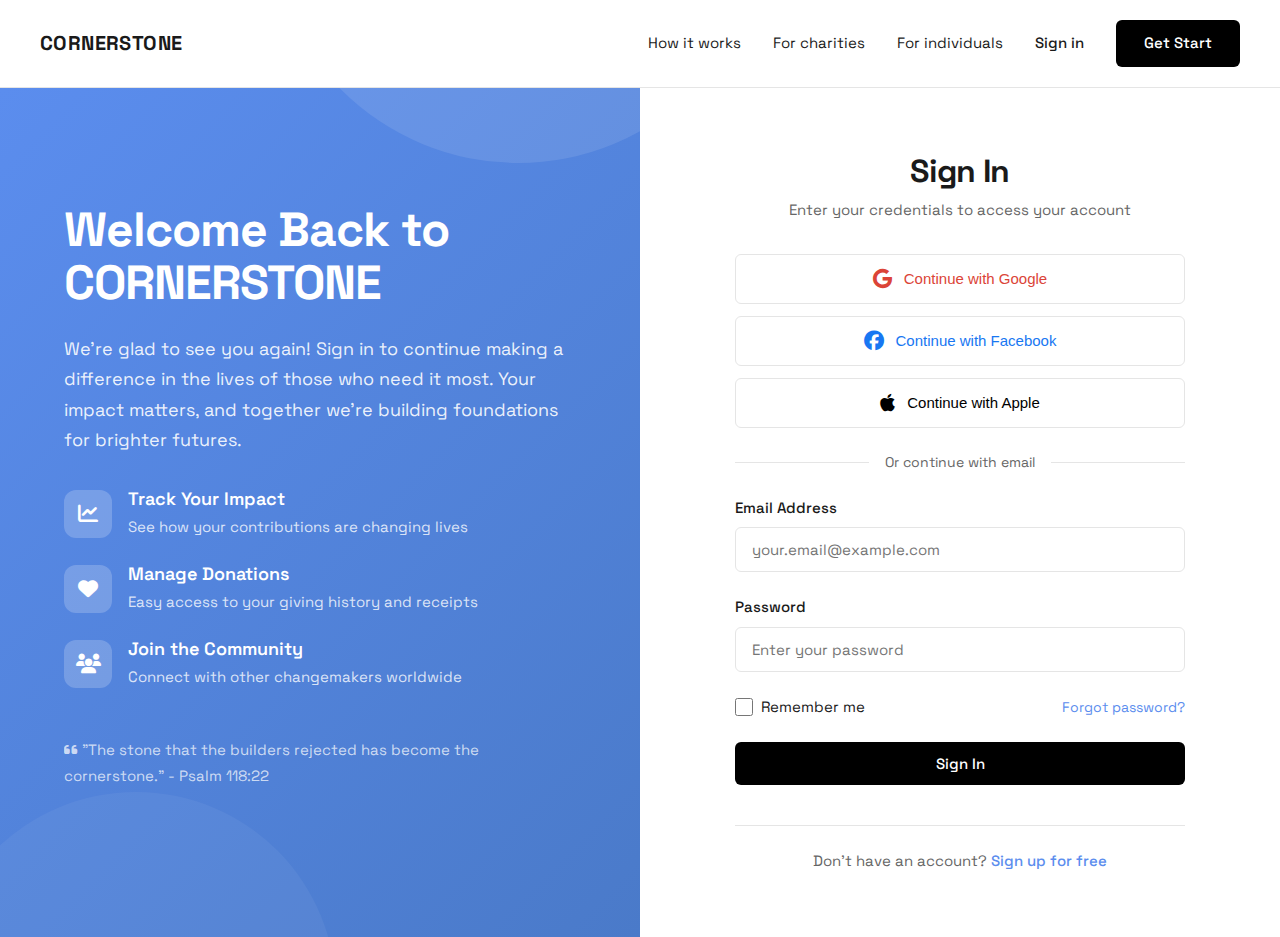
<file: signin.html>
<!DOCTYPE html>
<html lang="en">
  <head>
    <meta charset="UTF-8" />
    <meta name="viewport" content="width=device-width, initial-scale=1.0" />
    <title>Sign In - CORNERSTONE</title>
    <link
      rel="stylesheet"
      href="https://cdnjs.cloudflare.com/ajax/libs/font-awesome/6.5.1/css/all.min.css"
    />
    <link rel="stylesheet" href="css/style.css" />
  </head>
  <body>
    <!-- Header & Navigation -->
    <header class="header">
      <nav class="nav-container">
        <a href="index.html" class="logo">CORNERSTONE</a>
        <button class="nav-toggle" aria-label="Open menu" aria-expanded="false">
          <span class="hamburger" aria-hidden="true"></span>
        </button>
        <ul class="nav-menu">
          <li><a href="index.html" class="nav-link">How it works</a></li>
          <li><a href="about.html" class="nav-link">For charities</a></li>
          <li><a href="involved.html" class="nav-link">For individuals</a></li>
          <li><a href="signin.html" class="nav-link active">Sign in</a></li>
          <li><a href="involved.html" class="btn btn-primary">Get Start</a></li>
        </ul>
      </nav>
    </header>

    <!-- Split Screen Sign In -->
    <div class="signin-wrapper">
      <!-- Left Side - Welcome Message & Features -->
      <div class="signin-left">
        <div class="signin-left-content">
          <h1>Welcome Back to CORNERSTONE</h1>
          <p>
            We're glad to see you again! Sign in to continue making a difference
            in the lives of those who need it most. Your impact matters, and
            together we're building foundations for brighter futures.
          </p>

          <!-- Features List -->
          <div class="signin-features">
            <div class="signin-feature">
              <div class="signin-feature-icon">
                <i class="fas fa-chart-line"></i>
              </div>
              <div class="signin-feature-text">
                <h4>Track Your Impact</h4>
                <p>See how your contributions are changing lives</p>
              </div>
            </div>

            <div class="signin-feature">
              <div class="signin-feature-icon">
                <i class="fas fa-heart"></i>
              </div>
              <div class="signin-feature-text">
                <h4>Manage Donations</h4>
                <p>Easy access to your giving history and receipts</p>
              </div>
            </div>

            <div class="signin-feature">
              <div class="signin-feature-icon">
                <i class="fas fa-users"></i>
              </div>
              <div class="signin-feature-text">
                <h4>Join the Community</h4>
                <p>Connect with other changemakers worldwide</p>
              </div>
            </div>
          </div>

          <p style="margin-top: 3rem; font-size: 0.9375rem; opacity: 0.8">
            <i class="fas fa-quote-left"></i>
            "The stone that the builders rejected has become the cornerstone." -
            Psalm 118:22
          </p>
        </div>
      </div>

      <!-- Right Side - Sign In Form -->
      <div class="signin-right">
        <div class="signin-container">
          <!-- Header -->
          <div class="signin-header">
            <h1>Sign In</h1>
            <p>Enter your credentials to access your account</p>
          </div>

          <!-- Social Sign In Buttons -->
          <div class="social-signin-buttons">
            <button class="btn-social btn-google">
              <i class="fab fa-google"></i>
              <span>Continue with Google</span>
            </button>
            <button class="btn-social btn-facebook">
              <i class="fab fa-facebook"></i>
              <span>Continue with Facebook</span>
            </button>
            <button class="btn-social btn-apple">
              <i class="fab fa-apple"></i>
              <span>Continue with Apple</span>
            </button>
          </div>

          <!-- Divider -->
          <div class="signin-divider">Or continue with email</div>

          <!-- Sign In Form -->
          <form>
            <div class="form-group">
              <label for="email" class="form-label">Email Address</label>
              <input
                type="email"
                id="email"
                class="form-input"
                placeholder="your.email@example.com"
                required
              />
            </div>

            <div class="form-group">
              <label for="password" class="form-label">Password</label>
              <input
                type="password"
                id="password"
                class="form-input"
                placeholder="Enter your password"
                required
              />
            </div>

            <div
              style="
                display: flex;
                justify-content: space-between;
                align-items: center;
                margin-bottom: 1.5rem;
              "
            >
              <div class="checkbox-group" style="margin-bottom: 0">
                <input type="checkbox" id="remember" name="remember" />
                <label for="remember">Remember me</label>
              </div>
              <a
                href="#"
                style="
                  color: var(--accent-blue);
                  font-size: 0.875rem;
                  text-decoration: none;
                "
              >
                Forgot password?
              </a>
            </div>

            <button
              type="submit"
              class="btn btn-primary"
              style="width: 100%; margin-bottom: 1rem"
            >
              Sign In
            </button>

            <div class="signin-footer">
              Don't have an account? <a href="signup.html">Sign up for free</a>
            </div>
          </form>
        </div>
      </div>
    </div>
  </body>
</html>
</file>
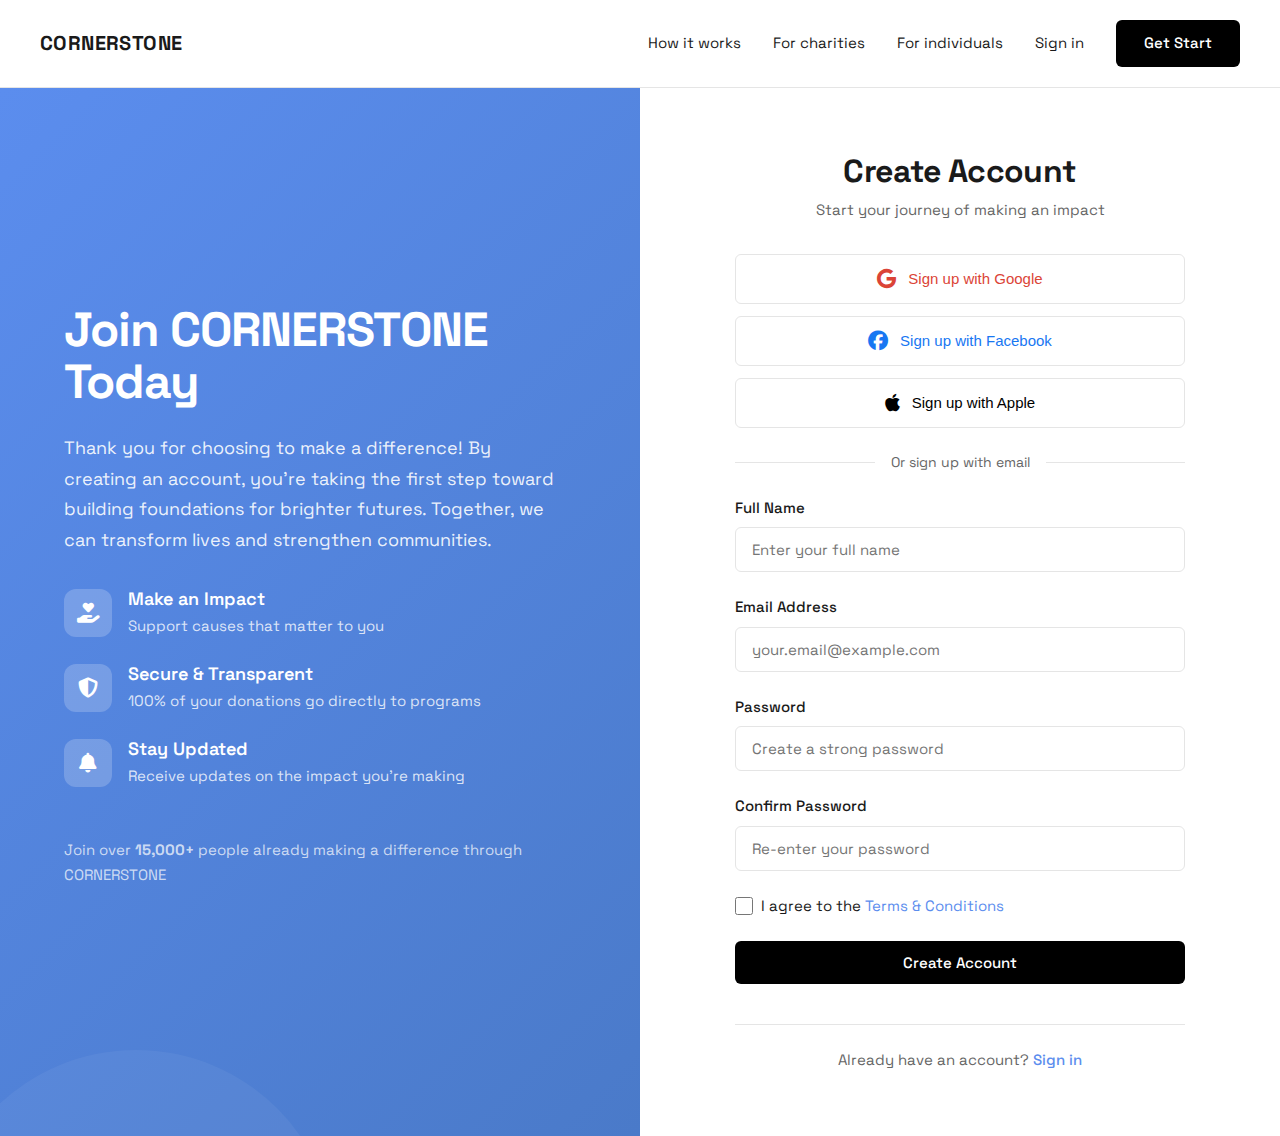
<file: signup.html>
<!DOCTYPE html>
<html lang="en">
  <head>
    <meta charset="UTF-8" />
    <meta name="viewport" content="width=device-width, initial-scale=1.0" />
    <title>Sign Up - CORNERSTONE</title>
    <link
      rel="stylesheet"
      href="https://cdnjs.cloudflare.com/ajax/libs/font-awesome/6.5.1/css/all.min.css"
    />
    <link rel="stylesheet" href="css/style.css" />
  </head>
  <body>
    <!-- Header & Navigation -->
    <header class="header">
      <nav class="nav-container">
        <a href="index.html" class="logo">CORNERSTONE</a>
        <button class="nav-toggle" aria-label="Open menu" aria-expanded="false">
          <span class="hamburger" aria-hidden="true"></span>
        </button>
        <ul class="nav-menu">
          <li><a href="index.html" class="nav-link">How it works</a></li>
          <li><a href="about.html" class="nav-link">For charities</a></li>
          <li><a href="involved.html" class="nav-link">For individuals</a></li>
          <li><a href="signin.html" class="nav-link">Sign in</a></li>
          <li><a href="involved.html" class="btn btn-primary">Get Start</a></li>
        </ul>
      </nav>
    </header>

    <!-- Split Screen Sign Up -->
    <div class="signin-wrapper">
      <!-- Left Side - Welcome Message & Benefits -->
      <div class="signin-left">
        <div class="signin-left-content">
          <h1>Join CORNERSTONE Today</h1>
          <p>
            Thank you for choosing to make a difference! By creating an account,
            you're taking the first step toward building foundations for
            brighter futures. Together, we can transform lives and strengthen
            communities.
          </p>

          <!-- Benefits List -->
          <div class="signin-features">
            <div class="signin-feature">
              <div class="signin-feature-icon">
                <i class="fas fa-hand-holding-heart"></i>
              </div>
              <div class="signin-feature-text">
                <h4>Make an Impact</h4>
                <p>Support causes that matter to you</p>
              </div>
            </div>

            <div class="signin-feature">
              <div class="signin-feature-icon">
                <i class="fas fa-shield-alt"></i>
              </div>
              <div class="signin-feature-text">
                <h4>Secure & Transparent</h4>
                <p>100% of your donations go directly to programs</p>
              </div>
            </div>

            <div class="signin-feature">
              <div class="signin-feature-icon">
                <i class="fas fa-bell"></i>
              </div>
              <div class="signin-feature-text">
                <h4>Stay Updated</h4>
                <p>Receive updates on the impact you're making</p>
              </div>
            </div>
          </div>

          <p style="margin-top: 3rem; font-size: 0.9375rem; opacity: 0.8">
            Join over <strong>15,000+</strong> people already making a
            difference through CORNERSTONE
          </p>
        </div>
      </div>

      <!-- Right Side - Sign Up Form -->
      <div class="signin-right">
        <div class="signin-container">
          <!-- Header -->
          <div class="signin-header">
            <h1>Create Account</h1>
            <p>Start your journey of making an impact</p>
          </div>

          <!-- Social Sign Up Buttons -->
          <div class="social-signin-buttons">
            <button class="btn-social btn-google">
              <i class="fab fa-google"></i>
              <span>Sign up with Google</span>
            </button>
            <button class="btn-social btn-facebook">
              <i class="fab fa-facebook"></i>
              <span>Sign up with Facebook</span>
            </button>
            <button class="btn-social btn-apple">
              <i class="fab fa-apple"></i>
              <span>Sign up with Apple</span>
            </button>
          </div>

          <!-- Divider -->
          <div class="signin-divider">Or sign up with email</div>

          <!-- Sign Up Form -->
          <form>
            <div class="form-group">
              <label for="fullname" class="form-label">Full Name</label>
              <input
                type="text"
                id="fullname"
                class="form-input"
                placeholder="Enter your full name"
                required
              />
            </div>

            <div class="form-group">
              <label for="email" class="form-label">Email Address</label>
              <input
                type="email"
                id="email"
                class="form-input"
                placeholder="your.email@example.com"
                required
              />
            </div>

            <div class="form-group">
              <label for="password" class="form-label">Password</label>
              <input
                type="password"
                id="password"
                class="form-input"
                placeholder="Create a strong password"
                required
              />
            </div>

            <div class="form-group">
              <label for="confirm-password" class="form-label"
                >Confirm Password</label
              >
              <input
                type="password"
                id="confirm-password"
                class="form-input"
                placeholder="Re-enter your password"
                required
              />
            </div>

            <div class="checkbox-group">
              <input type="checkbox" id="terms" name="terms" required />
              <label for="terms"
                >I agree to the
                <a href="#" style="color: var(--accent-blue)"
                  >Terms & Conditions</a
                ></label
              >
            </div>

            <button
              type="submit"
              class="btn btn-primary"
              style="width: 100%; margin-bottom: 1rem"
            >
              Create Account
            </button>

            <div class="signin-footer">
              Already have an account? <a href="signin.html">Sign in</a>
            </div>
          </form>
        </div>
      </div>
    </div>
  </body>
</html>
</file>
<file: css/style.css>
/* ==========================================
   CORNERSTONE - Modern Charity Platform
   Clean, Minimal Design
   ========================================== */

/* Font Import - Space Grotesk */
@import url("https://fonts.googleapis.com/css2?family=Space+Grotesk:wght@300;400;500;600;700&display=swap");

/* FontAwesome */
@import url("https://cdnjs.cloudflare.com/ajax/libs/font-awesome/6.5.1/css/all.min.css");

/* CSS Variables */
:root {
  /* Colors */
  --primary-black: #000000;
  --text-dark: #1a1a1a;
  --text-gray: #666666;
  --text-light: #999999;
  --white: #ffffff;
  --bg-light: #f7f7f7;
  --bg-white: #ffffff;
  --border-light: #e5e5e5;
  --accent-blue: #5b8dee;
  --icon-bg: #e8ebf0;

  /* Typography */
  --font-main: "Space Grotesk", -apple-system, BlinkMacSystemFont, "Segoe UI",
    sans-serif;

  /* Spacing */
  --spacing-xs: 0.5rem;
  --spacing-sm: 1rem;
  --spacing-md: 1.5rem;
  --spacing-lg: 2rem;
  --spacing-xl: 3rem;

  /* Border Radius */
  --radius-sm: 6px;
  --radius-md: 12px;
  --radius-lg: 16px;
  --radius-xl: 20px;

  /* Shadows */
  --shadow-sm: 0 1px 3px rgba(0, 0, 0, 0.06);
  --shadow-md: 0 4px 12px rgba(0, 0, 0, 0.08);
  --shadow-lg: 0 8px 24px rgba(0, 0, 0, 0.1);
}

/* Reset & Base Styles */
* {
  margin: 0;
  padding: 0;
  box-sizing: border-box;
}

html {
  scroll-behavior: smooth;
}

body {
  font-family: var(--font-main);
  color: var(--text-dark);
  line-height: 1.5;
  background-color: var(--bg-light);
  -webkit-font-smoothing: antialiased;
  -moz-osx-font-smoothing: grayscale;
}

/* Typography */
h1,
h2,
h3,
h4,
h5,
h6 {
  font-family: var(--font-main);
  line-height: 1.2;
  margin-bottom: var(--spacing-sm);
  font-weight: 700;
  color: var(--text-dark);
}

h1 {
  font-size: 3.75rem;
  font-weight: 700;
  letter-spacing: -0.02em;
}

h2 {
  font-size: 2.25rem;
  font-weight: 700;
}

h3 {
  font-size: 1.5rem;
  font-weight: 600;
}

p {
  margin-bottom: var(--spacing-sm);
  font-size: 0.9375rem;
  font-weight: 400;
  color: var(--text-gray);
  line-height: 1.6;
}

a {
  text-decoration: none;
  color: inherit;
  transition: all 0.2s ease;
}

/* Header & Navigation */
.header {
  background-color: var(--white);
  position: sticky;
  top: 0;
  z-index: 1000;
  border-bottom: 1px solid var(--border-light);
}

.nav-container {
  max-width: 1280px;
  margin: 0 auto;
  padding: 1.25rem 2.5rem;
  display: flex;
  justify-content: space-between;
  align-items: center;
}

.logo {
  font-family: var(--font-main);
  font-size: 1.25rem;
  font-weight: 700;
  color: var(--text-dark);
  letter-spacing: 0.02em;
}

.nav-menu {
  display: flex;
  list-style: none;
  gap: 2rem;
  align-items: center;
}

.nav-link {
  color: var(--text-dark);
  font-weight: 400;
  font-size: 0.9375rem;
  position: relative;
  transition: color 0.2s ease;
}

.nav-link:hover {
  color: var(--text-gray);
}

.nav-link.active {
  font-weight: 500;
}

/* Mobile hamburger (visual only — no JS) */
.nav-toggle {
  display: none;
  background: transparent;
  border: none;
  cursor: pointer;
  padding: 0.25rem;
  margin-left: 0.5rem;
  align-self: center;
}

.nav-toggle:focus {
  outline: 2px solid var(--accent-blue);
  outline-offset: 2px;
}

.hamburger {
  display: block;
  width: 22px;
  height: 2px;
  background: var(--text-dark);
  position: relative;
}

.hamburger::before,
.hamburger::after {
  content: "";
  position: absolute;
  left: 0;
  width: 22px;
  height: 2px;
  background: var(--text-dark);
}

.hamburger::before {
  top: -7px;
}

.hamburger::after {
  top: 7px;
}

/* Buttons */
.btn {
  padding: 0.75rem 1.75rem;
  border: none;
  border-radius: var(--radius-sm);
  font-family: var(--font-main);
  font-size: 0.9375rem;
  font-weight: 500;
  cursor: pointer;
  transition: all 0.2s ease;
  display: inline-block;
  text-align: center;
}

.btn-primary {
  background-color: var(--primary-black);
  color: var(--white);
}

.btn-primary:hover {
  background-color: #333;
}

.btn-secondary {
  background-color: var(--white);
  color: var(--text-dark);
  border: 1px solid var(--border-light);
}

.btn-secondary:hover {
  background-color: var(--bg-light);
}

.btn-white {
  background-color: var(--white);
  color: var(--text-dark);
  font-weight: 500;
}

.btn-white:hover {
  background-color: rgba(255, 255, 255, 0.95);
}

/* Hero Section */
.hero-wrapper {
  max-width: 1280px;
  margin: 3rem auto;
  padding: 0 2.5rem;
}

.hero {
  position: relative;
  height: 480px;
  display: flex;
  align-items: center;
  justify-content: center;
  text-align: center;
  overflow: hidden;
  /* Use external hero image for better portability (provided by user) */
  background: url("https://i.pinimg.com/1200x/9a/f1/bc/9af1bcd0ea6ca61e47ec3add2709bcdf.jpg")
    center/cover no-repeat;
  border-radius: var(--radius-xl);
}

.hero::before {
  /* Stronger overlay to improve text contrast over background images */
  content: "";
  position: absolute;
  top: 0;
  left: 0;
  width: 100%;
  height: 100%;
  background: linear-gradient(
    180deg,
    rgba(0, 0, 0, 0.45) 0%,
    rgba(0, 0, 0, 0.65) 100%
  );
  pointer-events: none;
}

.hero-content {
  position: relative;
  z-index: 2;
  max-width: 700px;
  padding: 2rem;
  color: var(--white);
}

.hero-subtitle {
  font-family: var(--font-main);
  font-size: 0.9375rem;
  font-weight: 400;
  margin-bottom: 0.75rem;
  letter-spacing: 0;
  opacity: 0.9;
}

.hero h1 {
  color: var(--white);
  margin-bottom: 1.5rem;
  font-size: 4rem;
  font-weight: 700;
  /* Increased shadow for better legibility on busy backgrounds */
  text-shadow: 0 6px 20px rgba(0, 0, 0, 0.65);
}

.hero p {
  font-size: 1.125rem;
  margin-bottom: 2rem;
  opacity: 0.98;
  color: var(--white);
  text-shadow: 0 4px 18px rgba(0, 0, 0, 0.55);
}

.hero .btn {
  font-size: 0.9375rem;
  padding: 0.875rem 2rem;
}

/* Container */
.container {
  max-width: 1280px;
  margin: 0 auto;
  padding: 3rem 2.5rem;
}

/* Section Titles */
.section-header {
  margin-bottom: 2rem;
}

.section-label {
  color: var(--text-gray);
  font-family: var(--font-main);
  font-size: 0.875rem;
  font-weight: 400;
  text-transform: none;
  letter-spacing: 0;
  margin-bottom: 0.5rem;
}

.section-title {
  color: var(--text-dark);
  margin-bottom: var(--spacing-md);
  font-size: 2.25rem;
  font-weight: 700;
}

.section-description {
  color: var(--text-gray);
  max-width: 700px;
  font-size: 0.9375rem;
  line-height: 1.6;
}

/* Feature Cards (3-column grid) */
.feature-grid {
  display: grid;
  grid-template-columns: repeat(3, 1fr);
  gap: 1.5rem;
  margin-top: 2rem;
}

.feature-card {
  background-color: var(--white);
  padding: 2rem;
  border-radius: var(--radius-md);
  box-shadow: var(--shadow-sm);
  transition: all 0.2s ease;
  position: relative;
}

.feature-card:hover {
  box-shadow: var(--shadow-md);
}

.card-header {
  display: flex;
  align-items: center;
  justify-content: space-between;
  margin-bottom: 1.5rem;
}

.card-label {
  font-size: 0.875rem;
  color: var(--text-gray);
  font-weight: 400;
}

.card-icon {
  width: 40px;
  height: 40px;
  background-color: var(--icon-bg);
  border-radius: 50%;
  display: flex;
  align-items: center;
  justify-content: center;
  font-size: 1rem;
  flex-shrink: 0;
}

.card-icon svg,
.card-icon img,
.card-icon i {
  width: 18px;
  height: 18px;
  font-size: 18px;
  color: var(--text-dark);
}

.feature-card h3 {
  color: var(--text-dark);
  margin-bottom: 0.5rem;
  font-size: 1.125rem;
  font-weight: 600;
}

.feature-card p {
  color: var(--text-gray);
  font-size: 0.875rem;
  line-height: 1.5;
  margin-bottom: 0;
}

/* Sidebar Sections */
.sidebar-section {
  background-color: var(--white);
  padding: 2rem;
  border-radius: var(--radius-md);
  box-shadow: var(--shadow-sm);
  margin-bottom: 1.5rem;
}

.sidebar-section h2 {
  font-size: 1.5rem;
  margin-bottom: 1.5rem;
}

/* Mini Cards */
.mini-cards {
  display: grid;
  grid-template-columns: repeat(3, 1fr);
  gap: 1rem;
}

.mini-card {
  background-color: var(--bg-light);
  padding: 1rem;
  border-radius: var(--radius-sm);
  text-align: center;
}

.mini-card-icon {
  width: 32px;
  height: 32px;
  background-color: var(--icon-bg);
  border-radius: 50%;
  display: flex;
  align-items: center;
  justify-content: center;
  margin: 0 auto 0.75rem;
  font-size: 0.875rem;
}

.mini-card-icon i {
  color: var(--text-dark);
}

.mini-card h4 {
  font-size: 0.8125rem;
  font-weight: 600;
  margin-bottom: 0.25rem;
}

.mini-card p {
  font-size: 0.75rem;
  color: var(--text-gray);
  line-height: 1.4;
  margin: 0;
}

/* Progress Steps */
.steps-list {
  display: flex;
  flex-direction: column;
  gap: 1rem;
}

.step-item {
  display: flex;
  align-items: flex-start;
  gap: 1rem;
}

.step-icon {
  width: 40px;
  height: 40px;
  background-color: var(--bg-light);
  border-radius: var(--radius-sm);
  display: flex;
  align-items: center;
  justify-content: center;
  flex-shrink: 0;
}

.step-icon i {
  font-size: 18px;
  color: var(--text-dark);
}

.step-content h4 {
  font-size: 0.9375rem;
  font-weight: 600;
  margin-bottom: 0.25rem;
}

.step-content p {
  font-size: 0.8125rem;
  color: var(--text-gray);
  margin: 0;
}

/* Image Grid */
.image-grid {
  display: grid;
  grid-template-columns: repeat(2, 1fr);
  gap: 0.75rem;
  margin-top: 1rem;
}

.image-grid-item {
  position: relative;
  padding-bottom: 100%;
  background-color: var(--bg-light);
  border-radius: var(--radius-sm);
  overflow: hidden;
}

.image-grid-item img {
  position: absolute;
  width: 100%;
  height: 100%;
  object-fit: cover;
}

.image-grid-item:first-child {
  grid-column: span 2;
  padding-bottom: 60%;
}

/* Content Sections */
.content-section {
  background-color: var(--white);
  padding: 3rem 0;
}

.content-wrapper {
  max-width: 900px;
  margin: 0 auto;
  padding: 0 2.5rem;
}

.quote-block {
  background-color: var(--bg-light);
  padding: 2rem;
  border-left: 3px solid var(--primary-black);
  margin: 2rem 0;
  border-radius: var(--radius-sm);
  font-style: italic;
  font-size: 1.125rem;
  color: var(--text-dark);
  line-height: 1.6;
}

.quote-reference {
  text-align: right;
  margin-top: 1rem;
  font-size: 0.9375rem;
  font-weight: 500;
  color: var(--text-gray);
  font-style: normal;
}

.team-grid {
  display: grid;
  grid-template-columns: repeat(4, 1fr);
  gap: 1.5rem;
  margin-top: 2rem;
}

.team-member {
  background-color: var(--white);
  padding: 1.5rem;
  border-radius: var(--radius-md);
  text-align: center;
  box-shadow: var(--shadow-sm);
  transition: all 0.2s ease;
}

.team-member:hover {
  box-shadow: var(--shadow-md);
}

.team-photo {
  width: 120px;
  height: 120px;
  border-radius: 50%;
  background: linear-gradient(135deg, var(--accent-blue), var(--icon-bg));
  margin: 0 auto 1rem;
  display: flex;
  align-items: center;
  justify-content: center;
  color: var(--white);
  font-size: 2.5rem;
}

.team-photo i {
  color: var(--white);
  font-size: 2.5rem;
}

.team-name {
  font-size: 1.125rem;
  margin-bottom: 0.25rem;
  font-weight: 600;
}

.team-role {
  color: var(--text-gray);
  font-weight: 400;
  font-size: 0.875rem;
  margin-bottom: 0.75rem;
}

.team-bio {
  color: var(--text-gray);
  font-size: 0.8125rem;
  line-height: 1.5;
}

/* Forms */
.form-container {
  max-width: 600px;
  margin: 0 auto;
  background-color: var(--white);
  padding: 2.5rem;
  border-radius: var(--radius-md);
  box-shadow: var(--shadow-sm);
}

.form-group {
  margin-bottom: 1.5rem;
}

.form-label {
  display: block;
  margin-bottom: 0.5rem;
  font-weight: 500;
  color: var(--text-dark);
  font-size: 0.9375rem;
}

.form-input,
.form-select,
.form-textarea {
  width: 100%;
  padding: 0.75rem 1rem;
  border: 1px solid var(--border-light);
  border-radius: var(--radius-sm);
  font-family: var(--font-main);
  font-size: 0.9375rem;
  transition: all 0.2s ease;
  background-color: var(--white);
  color: var(--text-dark);
}

.form-input:focus,
.form-select:focus,
.form-textarea:focus {
  outline: none;
  border-color: var(--primary-black);
}

.form-textarea {
  resize: vertical;
  min-height: 100px;
}

/* Donation Cards */
.donation-grid {
  display: grid;
  grid-template-columns: repeat(2, 1fr);
  gap: 1.5rem;
  margin-top: 2rem;
}

.donation-card {
  background-color: var(--white);
  padding: 2rem;
  border-radius: var(--radius-md);
  border: 1px solid var(--border-light);
  transition: all 0.2s ease;
  cursor: pointer;
}

.donation-card:hover {
  border-color: var(--primary-black);
  box-shadow: var(--shadow-md);
}

.donation-amount {
  font-size: 2rem;
  font-weight: 700;
  color: var(--text-dark);
  margin-bottom: 0.5rem;
}

.donation-title {
  font-size: 1.125rem;
  font-weight: 600;
  color: var(--text-dark);
  margin-bottom: 0.5rem;
}

.donation-description {
  font-size: 0.875rem;
  color: var(--text-gray);
  line-height: 1.5;
}

/* Footer */
.footer {
  background-color: var(--text-dark);
  color: rgba(255, 255, 255, 0.8);
  padding: 3rem 2.5rem 2rem;
  margin-top: 4rem;
}

.footer-content {
  max-width: 1280px;
  margin: 0 auto;
  display: grid;
  grid-template-columns: repeat(4, 1fr);
  gap: 2rem;
  margin-bottom: 2rem;
}

.footer-section h3 {
  color: var(--white);
  margin-bottom: 1rem;
  font-size: 1rem;
  font-weight: 600;
}

.footer-section p,
.footer-section a {
  color: rgba(255, 255, 255, 0.7);
  font-size: 0.875rem;
  display: block;
  margin-bottom: 0.5rem;
  line-height: 1.6;
}

.footer-section a:hover {
  color: var(--white);
}

.footer-section a i {
  margin-right: 0.5rem;
  width: 16px;
  display: inline-block;
}

.footer-bottom {
  text-align: center;
  padding-top: 2rem;
  border-top: 1px solid rgba(255, 255, 255, 0.1);
  color: rgba(255, 255, 255, 0.5);
  font-size: 0.8125rem;
}

/* Large Banner Section */
.banner-section {
  background-color: var(--white);
  border-radius: var(--radius-xl);
  overflow: hidden;
  box-shadow: var(--shadow-sm);
  position: relative;
  min-height: 400px;
  display: flex;
  align-items: center;
  justify-content: center;
  text-align: center;
  background: linear-gradient(
    135deg,
    rgba(91, 141, 238, 0.1),
    rgba(232, 235, 240, 0.3)
  );
}

.banner-content {
  padding: 3rem;
  max-width: 700px;
}

.banner-content h2 {
  margin-bottom: 1rem;
}

.banner-content p {
  margin-bottom: 2rem;
  font-size: 1rem;
}

/* Responsive Design */
@media (max-width: 1024px) {
  .feature-grid {
    grid-template-columns: 1fr;
  }

  .team-grid {
    grid-template-columns: repeat(2, 1fr);
  }

  .donation-grid {
    grid-template-columns: 1fr;
  }
}

@media (max-width: 768px) {
  h1 {
    font-size: 2.5rem;
  }

  h2 {
    font-size: 1.75rem;
  }

  .hero h1 {
    font-size: 2.5rem;
  }

  .nav-container {
    padding: 1rem 1.5rem;
  }

  .nav-menu {
    gap: 1rem;
    font-size: 0.875rem;
  }

  .hero-wrapper {
    padding: 0 1.5rem;
    margin: 2rem auto;
  }

  .hero {
    height: 400px;
  }

  /* Show hamburger and hide full nav on small screens (visual only) */
  .nav-toggle {
    display: inline-flex;
  }

  .nav-menu {
    display: none;
  }

  .container {
    padding: 2rem 1.5rem;
  }

  .footer-content {
    grid-template-columns: repeat(2, 1fr);
  }

  .mini-cards {
    grid-template-columns: 1fr;
  }

  .image-grid {
    grid-template-columns: 1fr;
  }
}

/* Utility Classes */
.text-center {
  text-align: center;
}

.mt-1 {
  margin-top: 1rem;
}
.mt-2 {
  margin-top: 2rem;
}
.mt-3 {
  margin-top: 3rem;
}

.mb-1 {
  margin-bottom: 1rem;
}
.mb-2 {
  margin-bottom: 2rem;
}
.mb-3 {
  margin-bottom: 3rem;
}

.hidden {
  display: none;
}

/* Sign In Page Styles - Modern Split Screen */
.signin-wrapper {
  min-height: calc(100vh - 80px);
  display: grid;
  grid-template-columns: 1fr 1fr;
}

.signin-left {
  background: linear-gradient(135deg, var(--accent-blue) 0%, #4a7ac9 100%);
  padding: 4rem;
  display: flex;
  flex-direction: column;
  justify-content: center;
  align-items: flex-start;
  color: var(--white);
  position: relative;
  overflow: hidden;
}

.signin-left::before {
  content: "";
  position: absolute;
  top: -50%;
  right: -20%;
  width: 500px;
  height: 500px;
  background: rgba(255, 255, 255, 0.1);
  border-radius: 50%;
  z-index: 0;
}

.signin-left::after {
  content: "";
  position: absolute;
  bottom: -30%;
  left: -10%;
  width: 400px;
  height: 400px;
  background: rgba(255, 255, 255, 0.05);
  border-radius: 50%;
  z-index: 0;
}

.signin-left-content {
  position: relative;
  z-index: 1;
  max-width: 500px;
}

.signin-left h1 {
  font-size: 3rem;
  font-weight: 700;
  margin-bottom: 1.5rem;
  color: var(--white);
  line-height: 1.1;
}

.signin-left p {
  font-size: 1.125rem;
  line-height: 1.7;
  color: rgba(255, 255, 255, 0.9);
  margin-bottom: 2rem;
}

.signin-features {
  margin-top: 2rem;
}

.signin-feature {
  display: flex;
  align-items: center;
  gap: 1rem;
  margin-bottom: 1.5rem;
}

.signin-feature-icon {
  width: 48px;
  height: 48px;
  background: rgba(255, 255, 255, 0.2);
  border-radius: 12px;
  display: flex;
  align-items: center;
  justify-content: center;
  flex-shrink: 0;
}

.signin-feature-icon i {
  font-size: 1.25rem;
  color: var(--white);
}

.signin-feature-text h4 {
  font-size: 1.125rem;
  font-weight: 600;
  margin-bottom: 0.25rem;
  color: var(--white);
}

.signin-feature-text p {
  font-size: 0.9375rem;
  color: rgba(255, 255, 255, 0.8);
  margin: 0;
}

.signin-right {
  background-color: var(--white);
  padding: 4rem;
  display: flex;
  align-items: center;
  justify-content: center;
}

.signin-container {
  max-width: 450px;
  width: 100%;
}

.signin-header {
  text-align: center;
  margin-bottom: 2rem;
}

.signin-header h1 {
  font-size: 2rem;
  margin-bottom: 0.5rem;
}

.signin-header p {
  color: var(--text-gray);
  font-size: 0.9375rem;
}

.signin-divider {
  display: flex;
  align-items: center;
  margin: 1.5rem 0;
  color: var(--text-gray);
  font-size: 0.875rem;
}

.signin-divider::before,
.signin-divider::after {
  content: "";
  flex: 1;
  height: 1px;
  background-color: var(--border-light);
}

.signin-divider::before {
  margin-right: 1rem;
}

.signin-divider::after {
  margin-left: 1rem;
}

.social-signin-buttons {
  display: flex;
  flex-direction: column;
  gap: 0.75rem;
  margin-bottom: 1.5rem;
}

.btn-social {
  display: flex;
  align-items: center;
  justify-content: center;
  gap: 0.75rem;
  padding: 0.875rem;
  border: 1px solid var(--border-light);
  background-color: var(--white);
  border-radius: var(--radius-sm);
  font-weight: 500;
  font-size: 0.9375rem;
  cursor: pointer;
  transition: all 0.2s ease;
}

.btn-social:hover {
  background-color: var(--bg-light);
  border-color: var(--primary-black);
}

.btn-social i {
  font-size: 1.25rem;
}

.btn-google {
  color: #db4437;
}
.btn-facebook {
  color: #1877f2;
}
.btn-apple {
  color: var(--primary-black);
}

.forgot-password {
  text-align: right;
  margin-top: -0.5rem;
  margin-bottom: 1.5rem;
}

.forgot-password a {
  color: var(--accent-blue);
  font-size: 0.875rem;
  text-decoration: none;
}

.forgot-password a:hover {
  text-decoration: underline;
}

.signin-footer {
  text-align: center;
  margin-top: 1.5rem;
  padding-top: 1.5rem;
  border-top: 1px solid var(--border-light);
  font-size: 0.9375rem;
  color: var(--text-gray);
}

.signin-footer a {
  color: var(--accent-blue);
  font-weight: 500;
  text-decoration: none;
}

.signin-footer a:hover {
  text-decoration: underline;
}

.checkbox-group {
  display: flex;
  align-items: center;
  gap: 0.5rem;
  margin-bottom: 1.5rem;
}

.checkbox-group input[type="checkbox"] {
  width: 18px;
  height: 18px;
  cursor: pointer;
}

.checkbox-group label {
  font-size: 0.9375rem;
  color: var(--text-dark);
  cursor: pointer;
}

/* Responsive Sign In */
@media (max-width: 968px) {
  .signin-wrapper {
    grid-template-columns: 1fr;
  }

  .signin-left {
    padding: 3rem 2rem;
    min-height: 300px;
  }

  .signin-left h1 {
    font-size: 2.25rem;
  }

  .signin-right {
    padding: 3rem 2rem;
  }

  .signin-features {
    display: none;
  }
}
</file>
